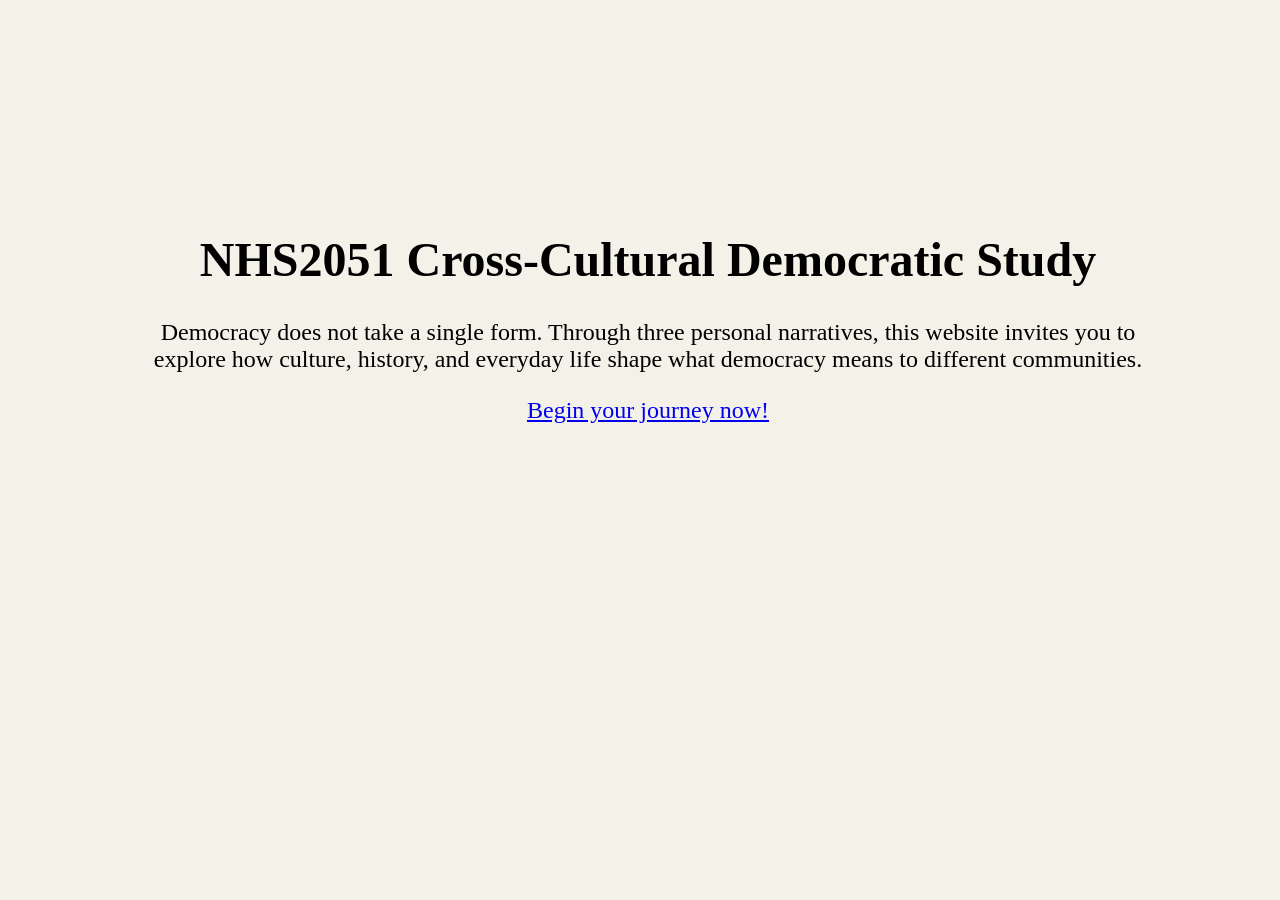
<file: index.html>
<!DOCTYPE html>
<html lang="en">
  <head>
    <meta charset="UTF-8">
    <title>NHS2051 Cross-Cultural Democratic Study</title>
    <link rel="stylesheet" href="./index.css" />
  </head>

  <body>
    <h1>NHS2051 Cross-Cultural Democratic Study</h1>
    <p>Democracy does not take a single form. Through three personal narratives, this website invites you to explore how culture, history, and everyday life shape what democracy means to different communities.</p>
    <a href="./main.html">Begin your journey now!</a>
  </body>
</html>
</file>
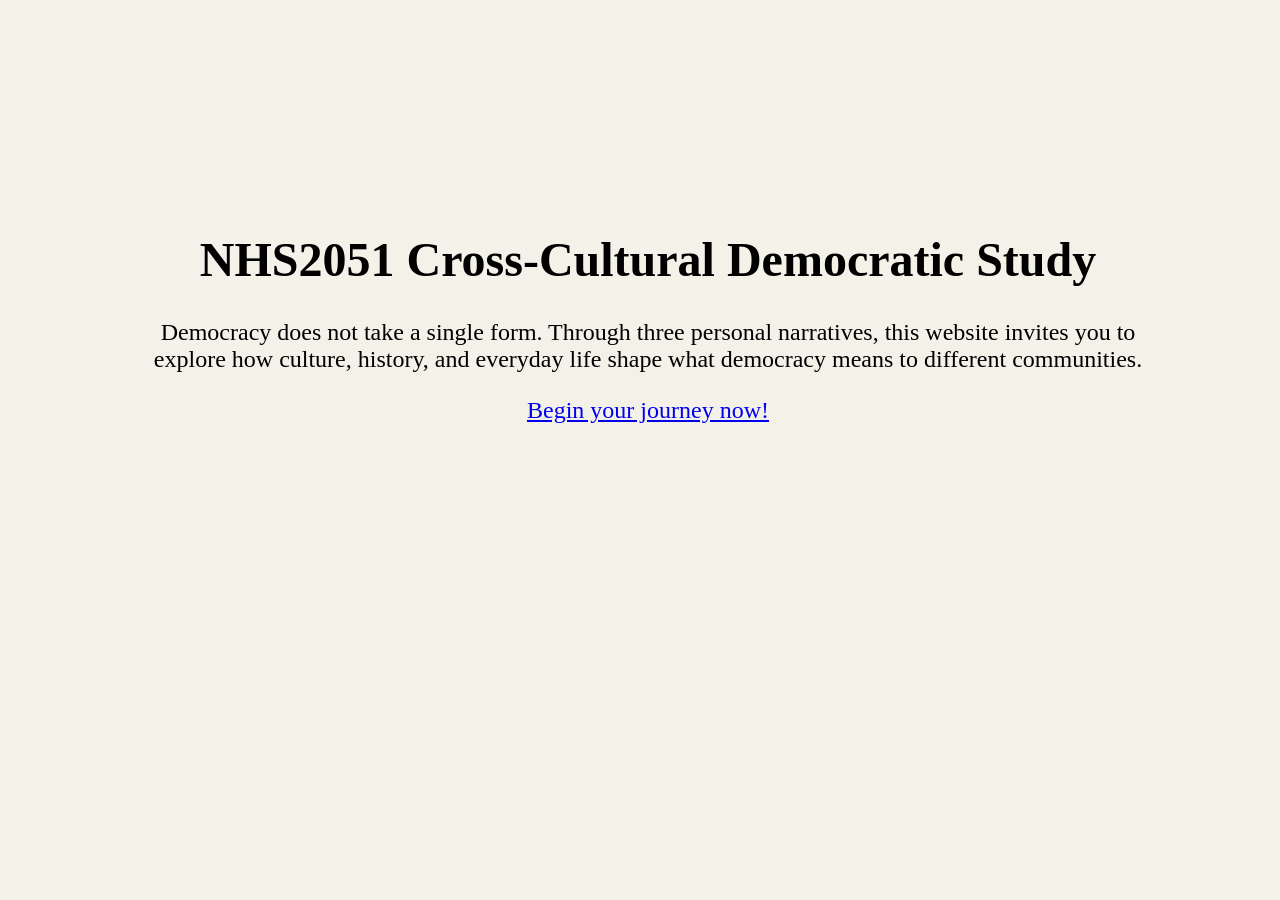
<file: html/index.html>
<!DOCTYPE html>
<html lang="en">
  <head>
    <meta charset="UTF-8">
    <title>NHS2051 Cross-Cultural Democratic Study</title>
    <link rel="stylesheet" href="../css/index.css" />
  </head>

  <body>
    <h1>NHS2051 Cross-Cultural Democratic Study</h1>
    <p>Democracy does not take a single form. Through three personal narratives, this website invites you to explore how culture, history, and everyday life shape what democracy means to different communities.</p>
    <a href="./characters.html">Begin your journey now!</a>
  </body>
</html>
</file>
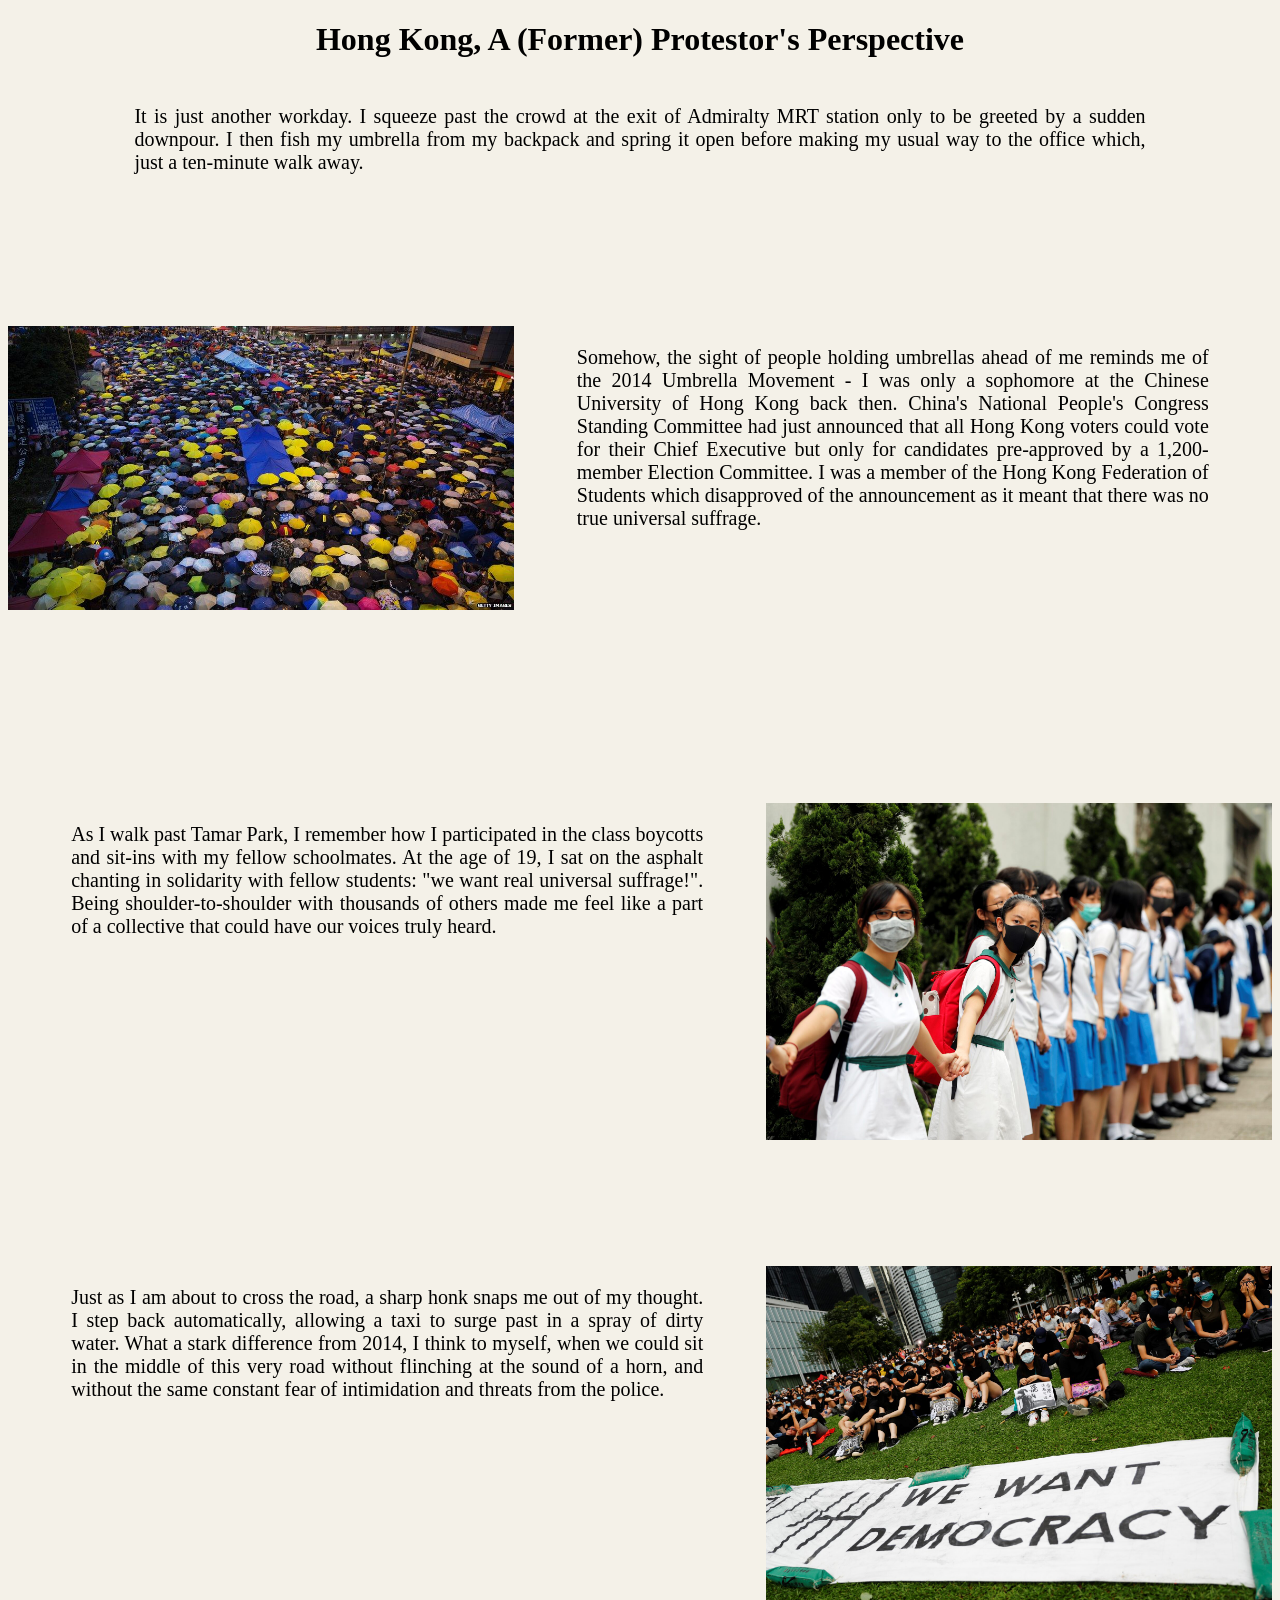
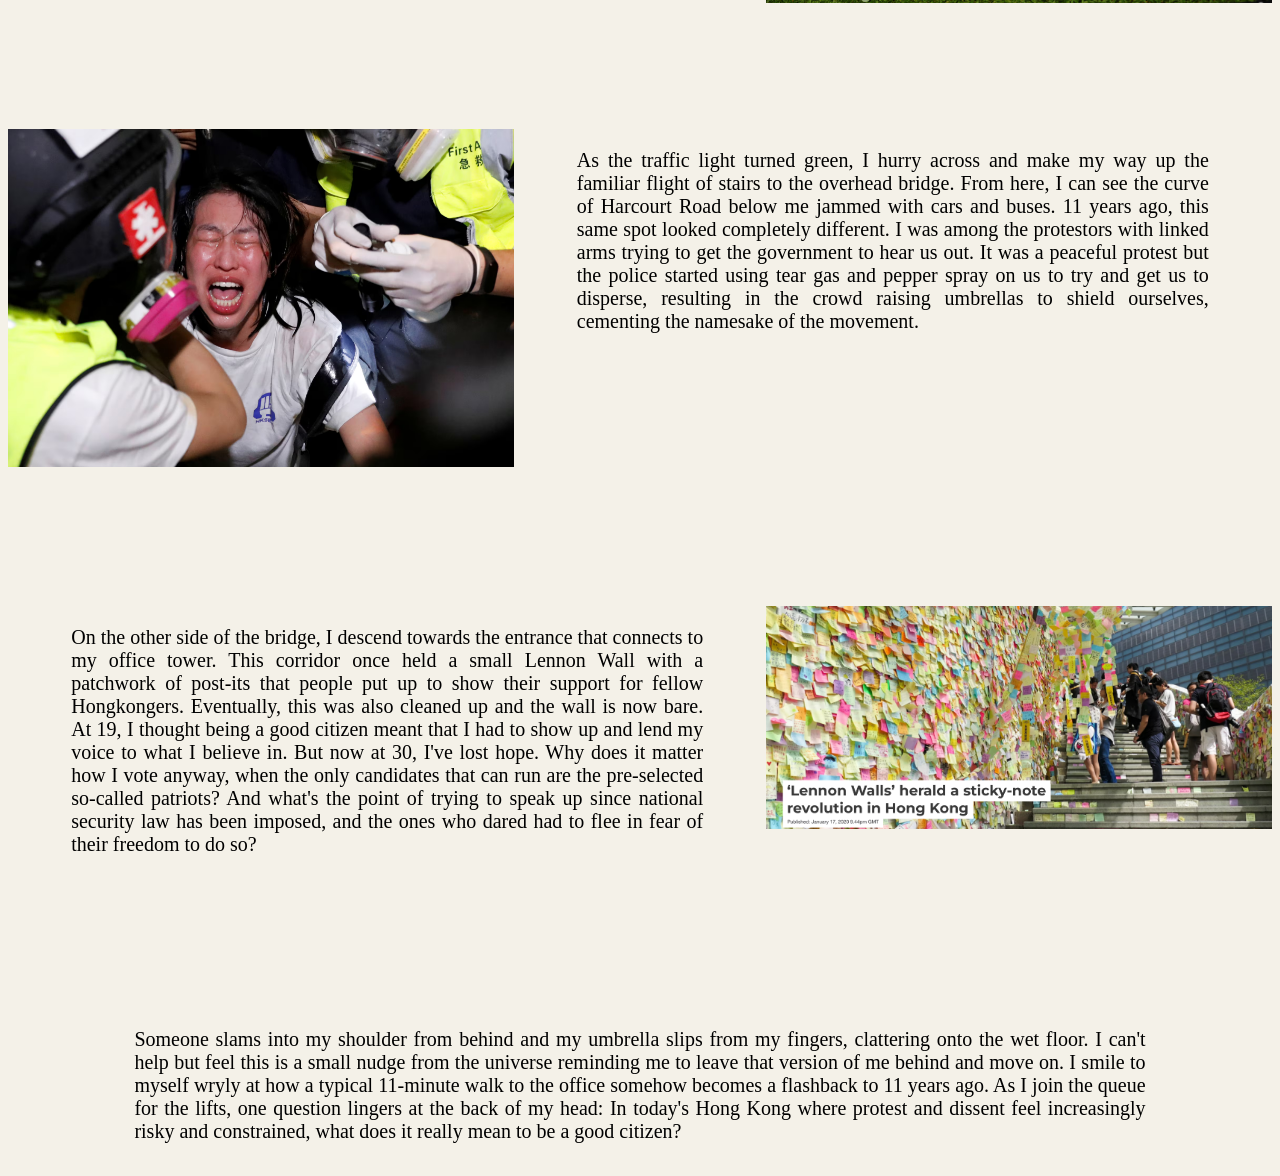
<file: hong kong.html>
<!DOCTYPE html>
<html lang="en">
  <head>
    <meta charset="UTF-8">
    <title>Hong Kong's Narrative</title>
    <link rel="stylesheet" href="./main.css" />
  </head>

  <body>
    <h1>Hong Kong, A (Former) Protestor's Perspective</h1>
    <p class="full-text">It is just another workday. I squeeze past the crowd at the exit of Admiralty MRT station only to be greeted by a sudden downpour. I then fish my umbrella from my backpack and spring it open before making my usual way to the office which, just a ten-minute walk away.</p>
    
    <div class="container">
      <img class="img-hk" src="./images/umbrella movement.jpg" src="Umbrella Movement" />
      <div class="half-text">
        <p>Somehow, the sight of people holding umbrellas ahead of me reminds me of the 2014 Umbrella Movement - I was only a sophomore at the Chinese University of Hong Kong back then. China's National People's Congress Standing Committee had just announced that all Hong Kong voters could vote for their Chief Executive but only for candidates pre-approved by a 1,200-member Election Committee. I was a member of the Hong Kong Federation of Students which disapproved of the announcement as it meant that there was no true universal suffrage.</p>
      </div>
    </div>

    <div class="container">
      <div class="half-text">
        <p>As I walk past Tamar Park, I remember how I participated in the class boycotts and sit-ins with my fellow schoolmates. At the age of 19, I sat on the asphalt chanting in solidarity with fellow students: "we want real universal suffrage!". Being shoulder-to-shoulder with thousands of others made me feel like a part of a collective that could have our voices truly heard.</p>
      </div>
      <img class="img-hk" src="./images/human chain.jpeg" src="Human Chain" />
    </div>

    <div class="container">
      <div class="half-text">
        <p>Just as I am about to cross the road, a sharp honk snaps me out of my thought. I step back automatically, allowing a taxi to surge past in a spray of dirty water. What a stark difference from 2014, I think to myself, when we could sit in the middle of this very road without flinching at the sound of a horn, and without the same constant fear of intimidation and threats from the police.</p>
      </div>
      <img class="img-hk" src="./images/tamar park.jpeg" src="Tamar Park" />
    </div>
    
    <div class="container">
      <img class="img-hk" src="./images/tear gas.avif" src="Tear Gas" />
      <div class="half-text">
        <p>As the traffic light turned green, I hurry across and make my way up the familiar flight of stairs to the overhead bridge. From here, I can see the curve of Harcourt Road below me jammed with cars and buses. 11 years ago, this same spot looked completely different. I was among the protestors with linked arms trying to get the government to hear us out. It was a peaceful protest but the police started using tear gas and pepper spray on us to try and get us to disperse, resulting in the crowd raising umbrellas to shield ourselves, cementing the namesake of the movement.</p>
      </div>
    </div>

    <div class="container">
      <div class="half-text">
        <p>On the other side of the bridge, I descend towards the entrance that connects to my office tower. This corridor once held a small Lennon Wall with a patchwork of post-its that people put up to show their support for fellow Hongkongers. Eventually, this was also cleaned up and the wall is now bare. At 19, I thought being a good citizen meant that I had to show up and lend my voice to what I believe in. But now at 30, I've lost hope. Why does it matter how I vote anyway, when the only candidates that can run are the pre-selected so-called patriots? And what's the point of trying to speak up since national security law has been imposed, and the ones who dared had to flee in fear of their freedom to do so?</p>
      </div>
      <img class="img-hk" src="./images/lennon walls.png" src="Lennon Walls" />
    </div>
    
    <p class="full-text">Someone slams into my shoulder from behind and my umbrella slips from my fingers, clattering onto the wet floor. I can't help but feel this is a small nudge from the universe reminding me to leave that version of me behind and move on. I smile to myself wryly at how a typical 11-minute walk to the office somehow becomes a flashback to 11 years ago. As I join the queue for the lifts, one question lingers at the back of my head: In today's Hong Kong where protest and dissent feel increasingly risky and constrained, what does it really mean to be a good citizen?</p>
  </body>
</html>
</file>
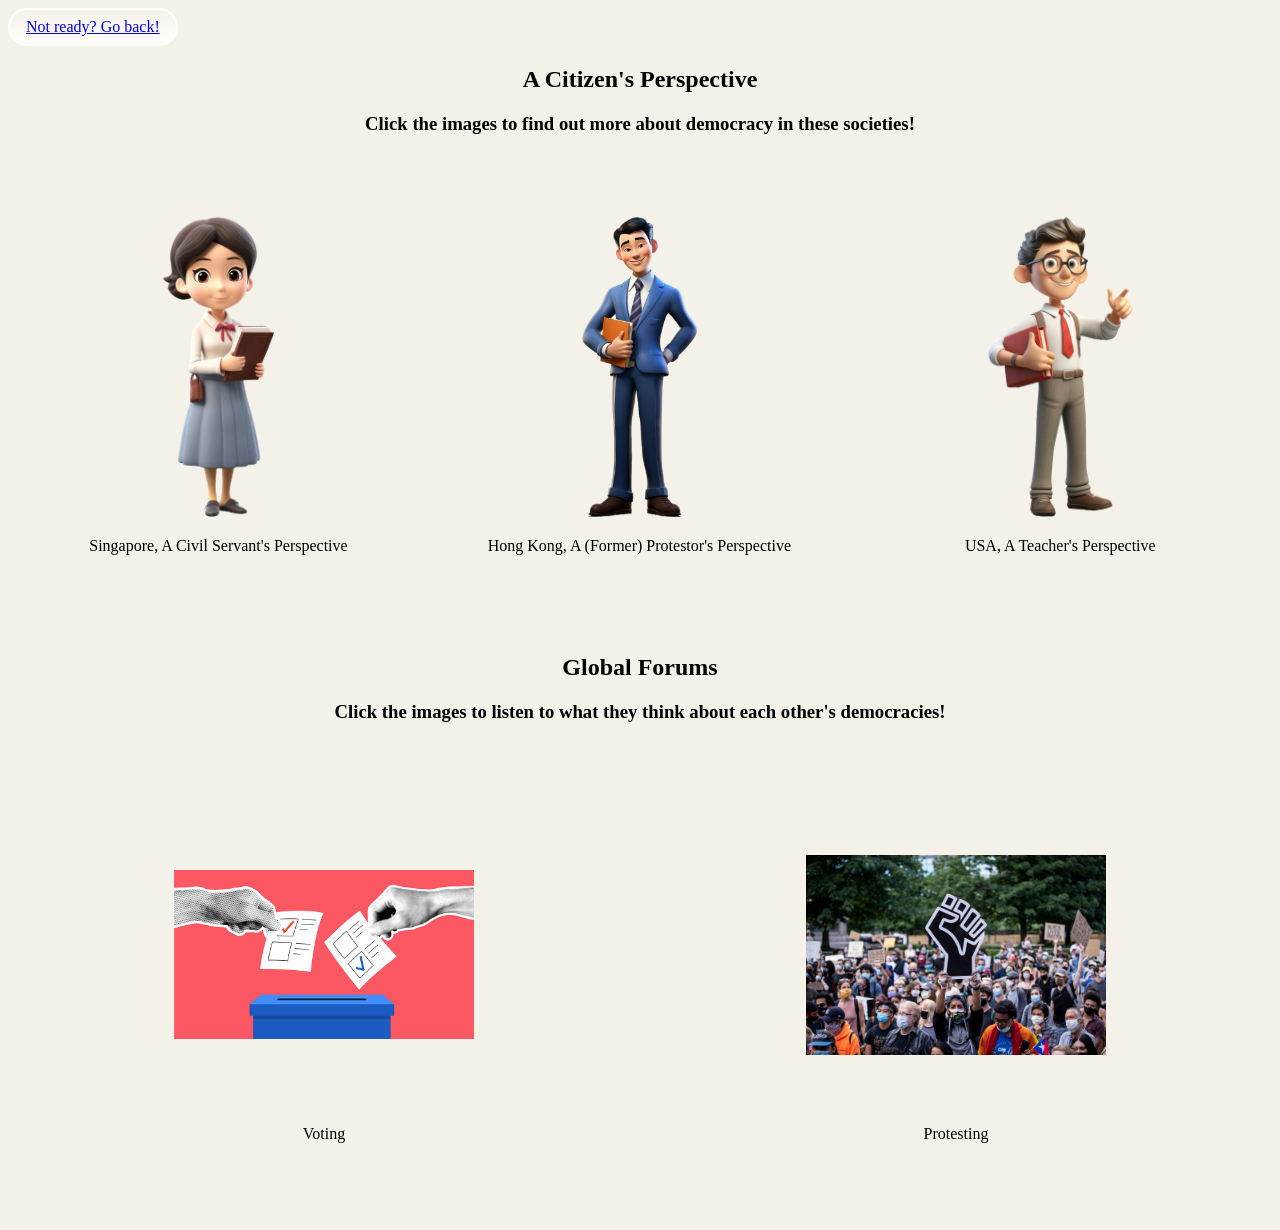
<file: main.html>
<!DOCTYPE html>
<html lang="en">
  <head>
    <meta charset="UTF-8">
    <title>Characters and Forums</title>
    <link rel="stylesheet" href="./main.css" />
    <script src="modal.js" defer></script>
  </head>

  <body>
    <div class="back-btn">
      <a href="./index.html"><span>Not ready? Go back!</span></a>
    </div>

    <div class="border">
      <h2>A Citizen's Perspective</h2>
      <h3>Click the images to find out more about democracy in these societies!</h3>
    </div>

    <div class="container">
      <div class="chars">
        <button class="modal-btn" data-modal="modal-sg">
          <img class="char-img" src="./images/sg char.png" src="Female Singaporean" />
        </button>
        <div id="modal-sg" class="modal">
          <div class="modal-content">
            <span class="close">&times;</span>
            <iframe src="./singapore.html" width="100%" height="100%"></iframe>
          </div>
        </div>
        <p>Singapore, A Civil Servant's Perspective</p>
      </div>
      <div class="chars">
        <button class="modal-btn" data-modal="modal-hk">
          <img class="char-img" src="./images/hk char.png" src="Hong Kong Man" />
        </button>
        <div id="modal-hk" class="modal">
          <div class="modal-content">
            <span class="close">&times;</span>
            <iframe src="./hong kong.html" width="100%" height="100%"></iframe>
          </div>
        </div>
        <p>Hong Kong, A (Former) Protestor's Perspective</p>
      </div>
      <div class="chars">
        <button class="modal-btn" data-modal="modal-usa">
          <img class="char-img" src="./images/usa char.png" src="American Man" />
        </button>
        <div id="modal-usa" class="modal">
          <div class="modal-content">
            <span class="close">&times;</span>
            <iframe src="./usa.html" width="100%" height="100%"></iframe>
          </div>
        </div>
        <p>USA, A Teacher's Perspective</p>
      </div>
    </div>

    <div class="border">
      <h2>Global Forums</h2>
      <h3>Click the images to listen to what they think about each other's democracies!</h3>
    </div>

    <div class="container">
      <div class="forum">
        <img class="char-img" src="./images/voting.jpg" src="Voting" />
        <p>Voting</p>
      </div>
      <div class="forum">
        <img class="char-img" src="./images/protesting.jpg" src="Protesting" />
        <p>Protesting</p>
      </div>
    </div>
  </body>
</html>
</file>
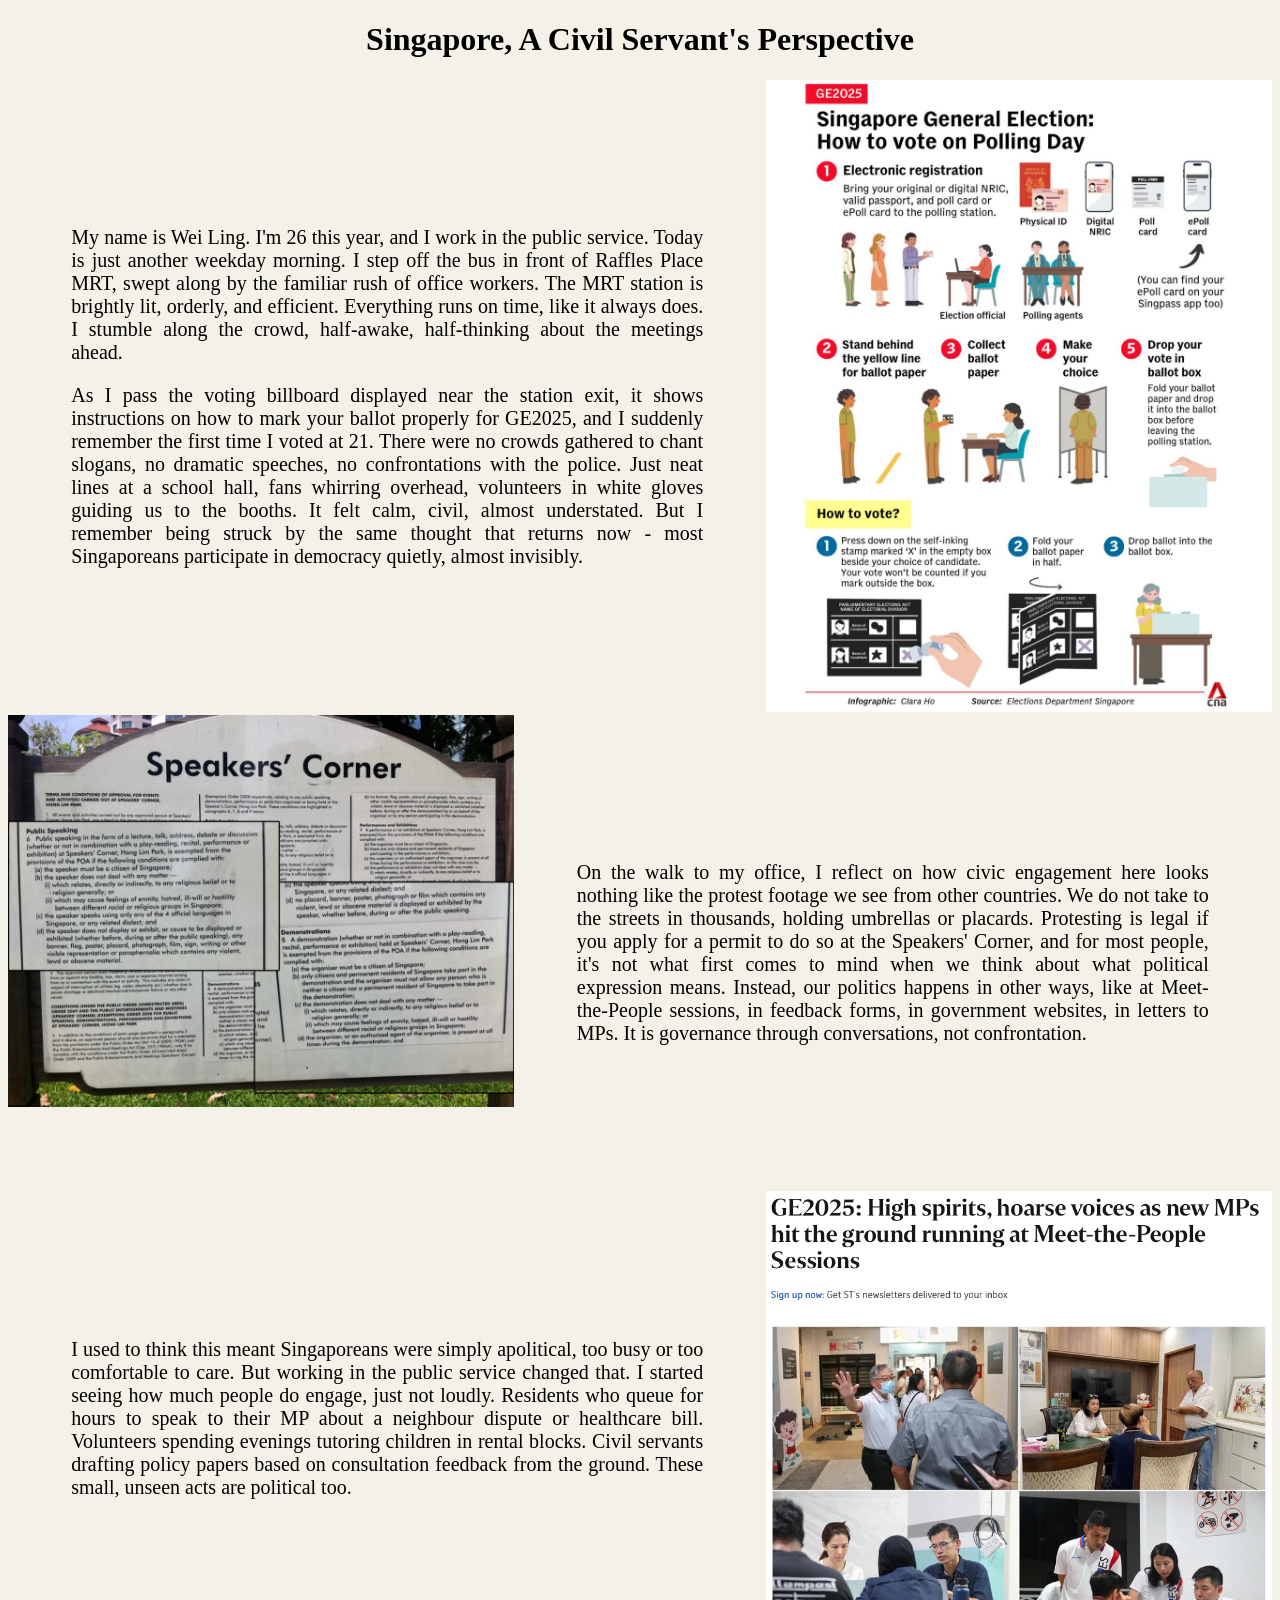
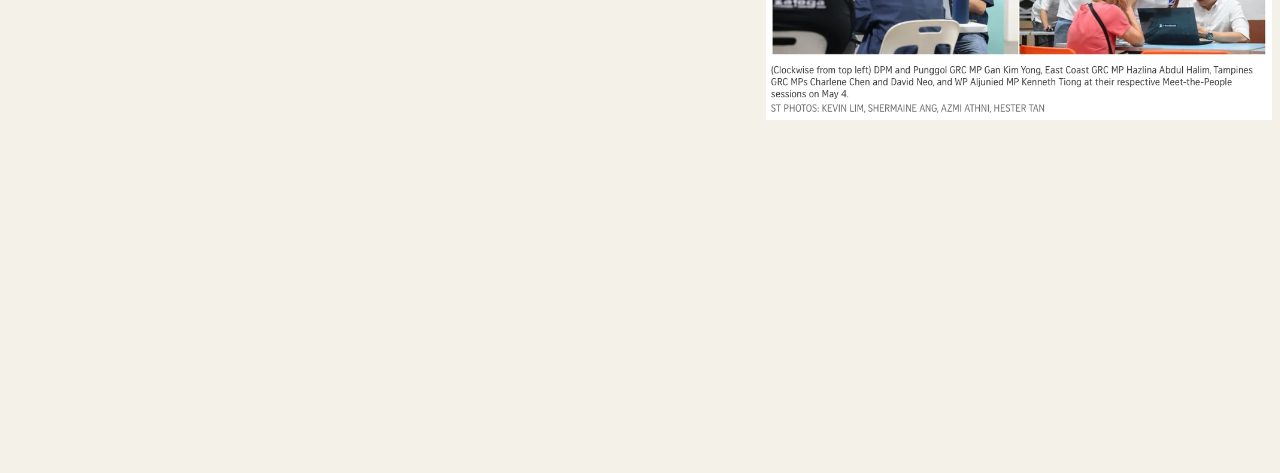
<file: singapore.html>
<!DOCTYPE html>
<html lang="en">
  <head>
    <meta charset="UTF-8">
    <title>Singapore's Narrative</title>
    <link rel="stylesheet" href="./main.css" />
  </head>

  <body>
    <h1>Singapore, A Civil Servant's Perspective</h1>
    <div class="container">
      <div class="half-text">
        <p>My name is Wei Ling. I'm 26 this year, and I work in the public service. Today is just another weekday morning. I step off the bus in front of Raffles Place MRT, swept along by the familiar rush of office workers. The MRT station is brightly lit, orderly, and efficient. Everything runs on time, like it always does. I stumble along the crowd, half-awake, half-thinking about the meetings ahead.</p>
        <p>As I pass the voting billboard displayed near the station exit, it shows instructions on how to mark your ballot properly for GE2025, and I suddenly remember the first time I voted at 21. There were no crowds gathered to chant slogans, no dramatic speeches, no confrontations with the police. Just neat lines at a school hall, fans whirring overhead, volunteers in white gloves guiding us to the booths. It felt calm, civil, almost understated. But I remember being struck by the same thought that returns now - most Singaporeans participate in democracy quietly, almost invisibly.</p>
      </div>
      <img src="./images/ge2025_how_to_vote.jpg" src="Singapore General Elections: How to vote on Polling Day" />
    </div>
    
    <div class="container">
      <img src="./images/speakers' corner.jpg" src="Speakers' Corner" />
      <div class="half-text">
        <p>On the walk to my office, I reflect on how civic engagement here looks nothing like the protest footage we see from other countries. We do not take to the streets in thousands, holding umbrellas or placards. Protesting is legal if you apply for a permit to do so at the Speakers' Corner, and for most people, it's not what first comes to mind when we think about what political expression means. Instead, our politics happens in other ways, like at Meet-the-People sessions, in feedback forms, in government websites, in letters to MPs. It is governance through conversations, not confrontation.</p>
      </div>
    </div>

    <div class="container">
      <div class="half-text">
        <p>I used to think this meant Singaporeans were simply apolitical, too busy or too comfortable to care. But working in the public service changed that. I started seeing how much people do engage, just not loudly. Residents who queue for hours to speak to their MP about a neighbour dispute or healthcare bill. Volunteers spending evenings tutoring children in rental blocks. Civil servants drafting policy papers based on consultation feedback from the ground. These small, unseen acts are political too.</p>
      </div>
      <img src="./images/ge2025_meet_the_people.png" src="Meet-the-People Sessions" />
    </div>

    <div align="center">
      <iframe class="video" width="560" height="315" src="https://www.youtube.com/embed/bvgIr37V-lM?si=ExRHmjAp0y0aYcZQ" title="YouTube video player" frameborder="0" allow="accelerometer; autoplay; clipboard-write; encrypted-media; gyroscope; picture-in-picture; web-share" referrerpolicy="strict-origin-when-cross-origin" allowfullscreen></iframe>
    </div>
  </body>
</html>
</file>
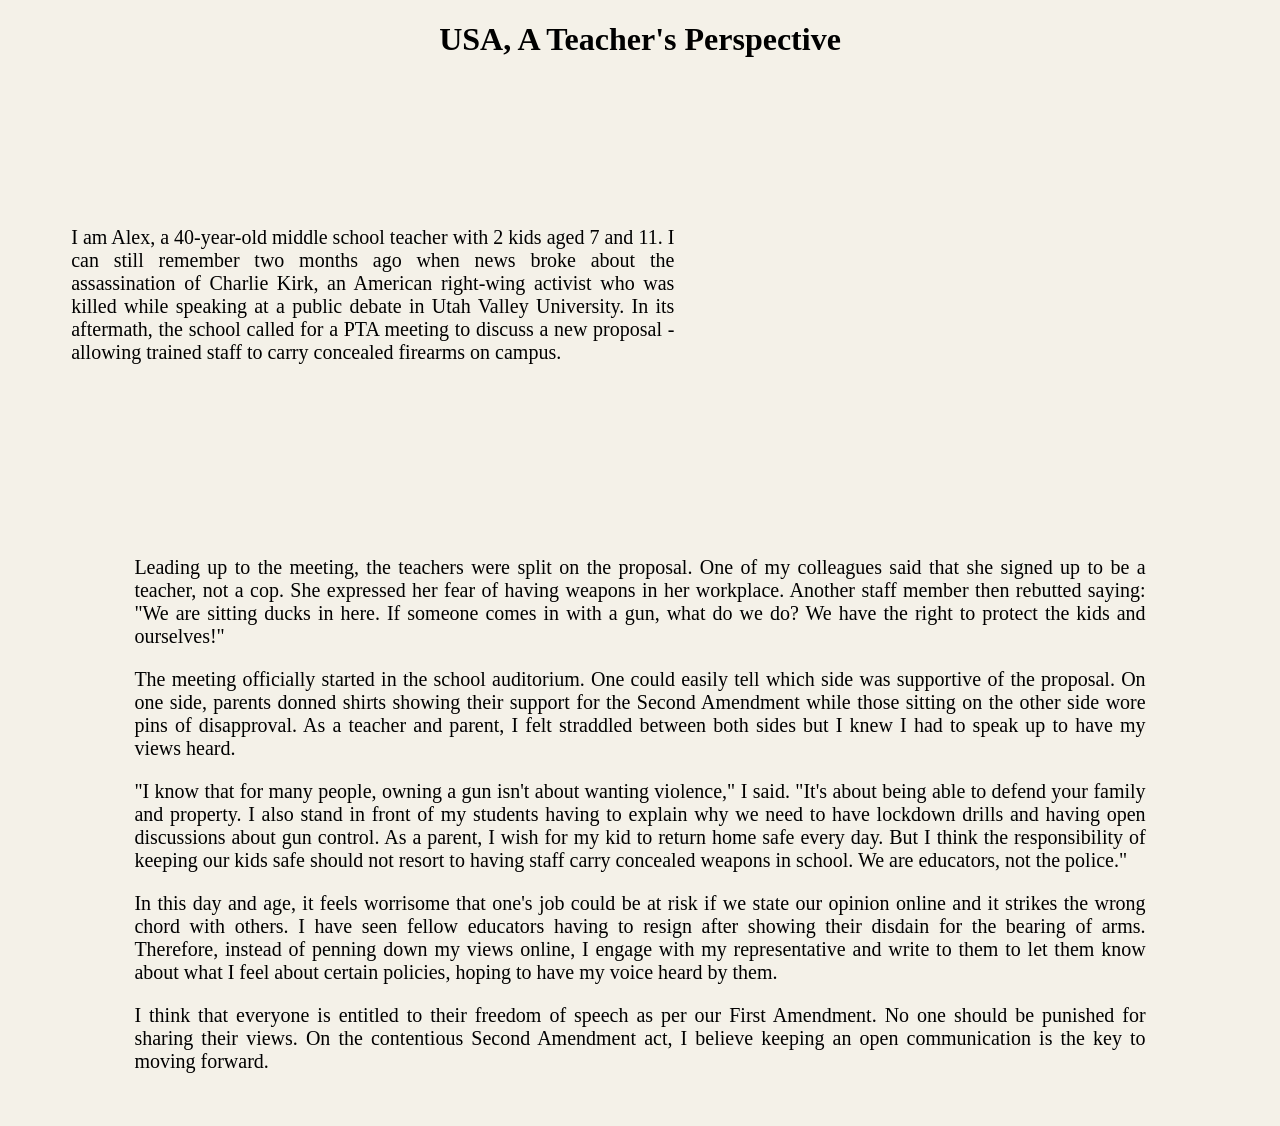
<file: usa.html>
<!DOCTYPE html>
<html lang="en">
  <head>
    <meta charset="UTF-8">
    <title>USA's Narrative</title>
    <link rel="stylesheet" href="./main.css" />
  </head>

  <body>
    <h1>USA, A Teacher's Perspective</h1>
    
    <div class="container">
      <div class="half-text">
        <p>I am Alex, a 40-year-old middle school teacher with 2 kids aged 7 and 11. I can still remember two months ago when news broke about the assassination of Charlie Kirk, an American right-wing activist who was killed while speaking at a public debate in Utah Valley University. In its aftermath, the school called for a PTA meeting to discuss a new proposal - allowing trained staff to carry concealed firearms on campus.</p>
      </div>
      <iframe class="video" width="560" height="315" src="https://www.youtube.com/embed/cemzBCWkNf4?si=tjlxwkBUH-JbmoCE" title="YouTube video player" frameborder="0" allow="accelerometer; autoplay; clipboard-write; encrypted-media; gyroscope; picture-in-picture; web-share" referrerpolicy="strict-origin-when-cross-origin" allowfullscreen></iframe>
    
    </div>
    <div class="full-text">
      <p>Leading up to the meeting, the teachers were split on the proposal. One of my colleagues said that she signed up to be a teacher, not a cop. She expressed her fear of having weapons in her workplace. Another staff member then rebutted saying: "We are sitting ducks in here. If someone comes in with a gun, what do we do? We have the right to protect the kids and ourselves!"</p>
      <p>The meeting officially started in the school auditorium. One could easily tell which side was supportive of the proposal. On one side, parents donned shirts showing their support for the Second Amendment while those sitting on the other side wore pins of disapproval. As a teacher and parent, I felt straddled between both sides but I knew I had to speak up to have my views heard.</p>
      <p>"I know that for many people, owning a gun isn't about wanting violence," I said. "It's about being able to defend your family and property. I also stand in front of my students having to explain why we need to have lockdown drills and having open discussions about gun control. As a parent, I wish for my kid to return home safe every day. But I think the responsibility of keeping our kids safe should not resort to having staff carry concealed weapons in school. We are educators, not the police."</p>
      <p>In this day and age, it feels worrisome that one's job could be at risk if we state our opinion online and it strikes the wrong chord with others. I have seen fellow educators having to resign after showing their disdain for the bearing of arms. Therefore, instead of penning down my views online, I engage with my representative and write to them to let them know about what I feel about certain policies, hoping to have my voice heard by them.</p>
      <p>I think that everyone is entitled to their freedom of speech as per our First Amendment. No one should be punished for sharing their views. On the contentious Second Amendment act, I believe keeping an open communication is the key to moving forward.</p>
    </div>
  </body>
</html>
</file>
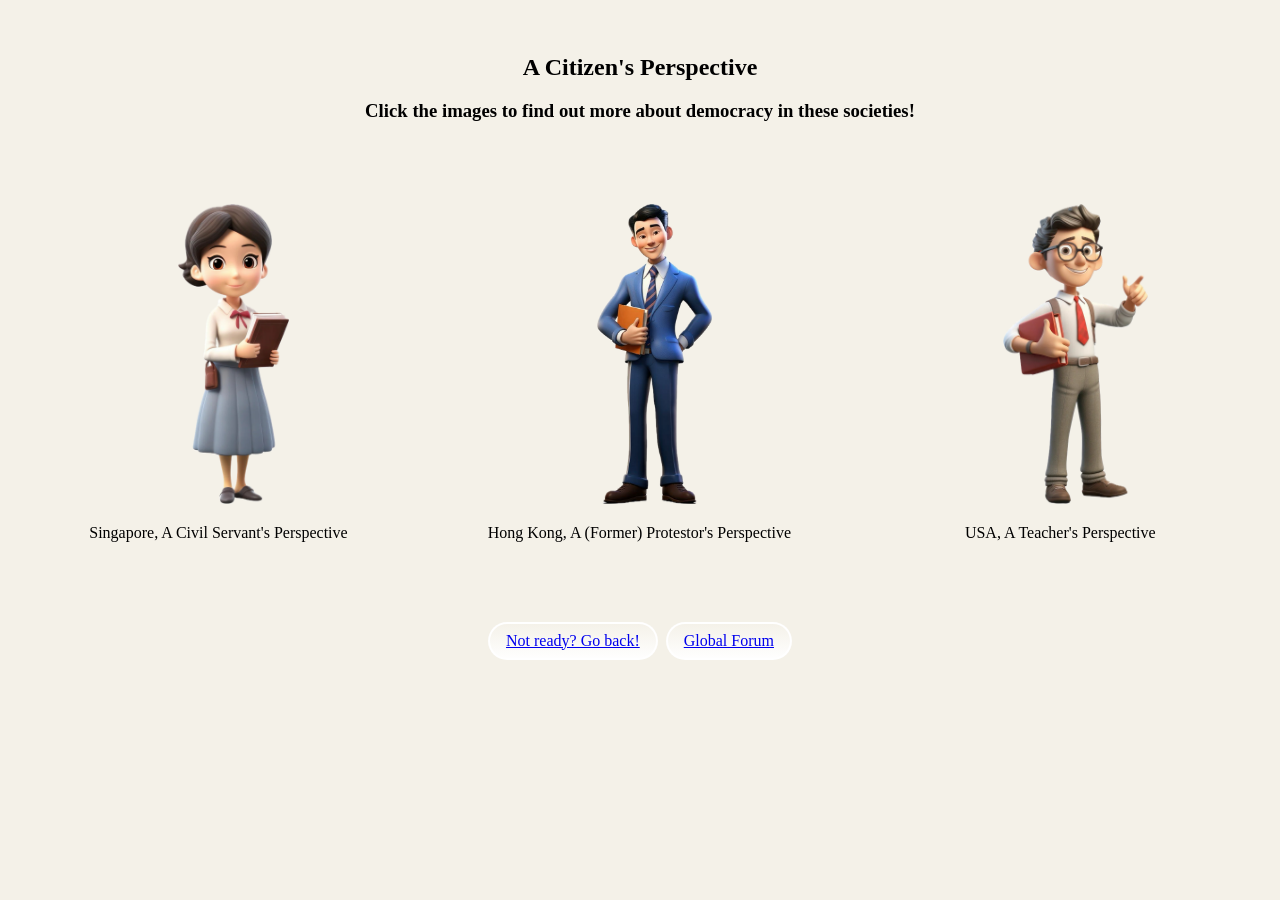
<file: html/characters.html>
<!DOCTYPE html>
<html lang="en">
  <head>
    <meta charset="UTF-8">
    <title>Characters Page</title>
    <link rel="stylesheet" href="../css/main.css" />
    <script src="../js/modal.js" defer></script>
  </head>

  <body>
    <div class="border">
      <h2>A Citizen's Perspective</h2>
      <h3>Click the images to find out more about democracy in these societies!</h3>
    </div>

    <div class="container">
      <div class="chars">
        <button class="modal-btn" data-modal="modal-sg">
          <img class="char-img" src="../images/sg char.png" src="Female Singaporean" />
        </button>
        <div id="modal-sg" class="modal">
          <div class="modal-content">
            <span class="close">&times;</span>
            <iframe src="./singapore.html" width="100%" height="100%"></iframe>
          </div>
        </div>
        <p>Singapore, A Civil Servant's Perspective</p>
      </div>
      <div class="chars">
        <button class="modal-btn" data-modal="modal-hk">
          <img class="char-img" src="../images/hk char.png" src="Hong Kong Man" />
        </button>
        <div id="modal-hk" class="modal">
          <div class="modal-content">
            <span class="close">&times;</span>
            <iframe src="./hong kong.html" width="100%" height="100%"></iframe>
          </div>
        </div>
        <p>Hong Kong, A (Former) Protestor's Perspective</p>
      </div>
      <div class="chars">
        <button class="modal-btn" data-modal="modal-usa">
          <img class="char-img" src="../images/usa char.png" src="American Man" />
        </button>
        <div id="modal-usa" class="modal">
          <div class="modal-content">
            <span class="close">&times;</span>
            <iframe src="./usa.html" width="100%" height="100%"></iframe>
          </div>
        </div>
        <p>USA, A Teacher's Perspective</p>
      </div>
    </div>

    <div class="container-menu">
      <a class="menu-btn" href="./index.html"><span>Not ready? Go back!</span></a>
      <a class="menu-btn" href="./forum.html"><span>Global Forum</span></a>
    </div>
  </body>
</html>
</file>
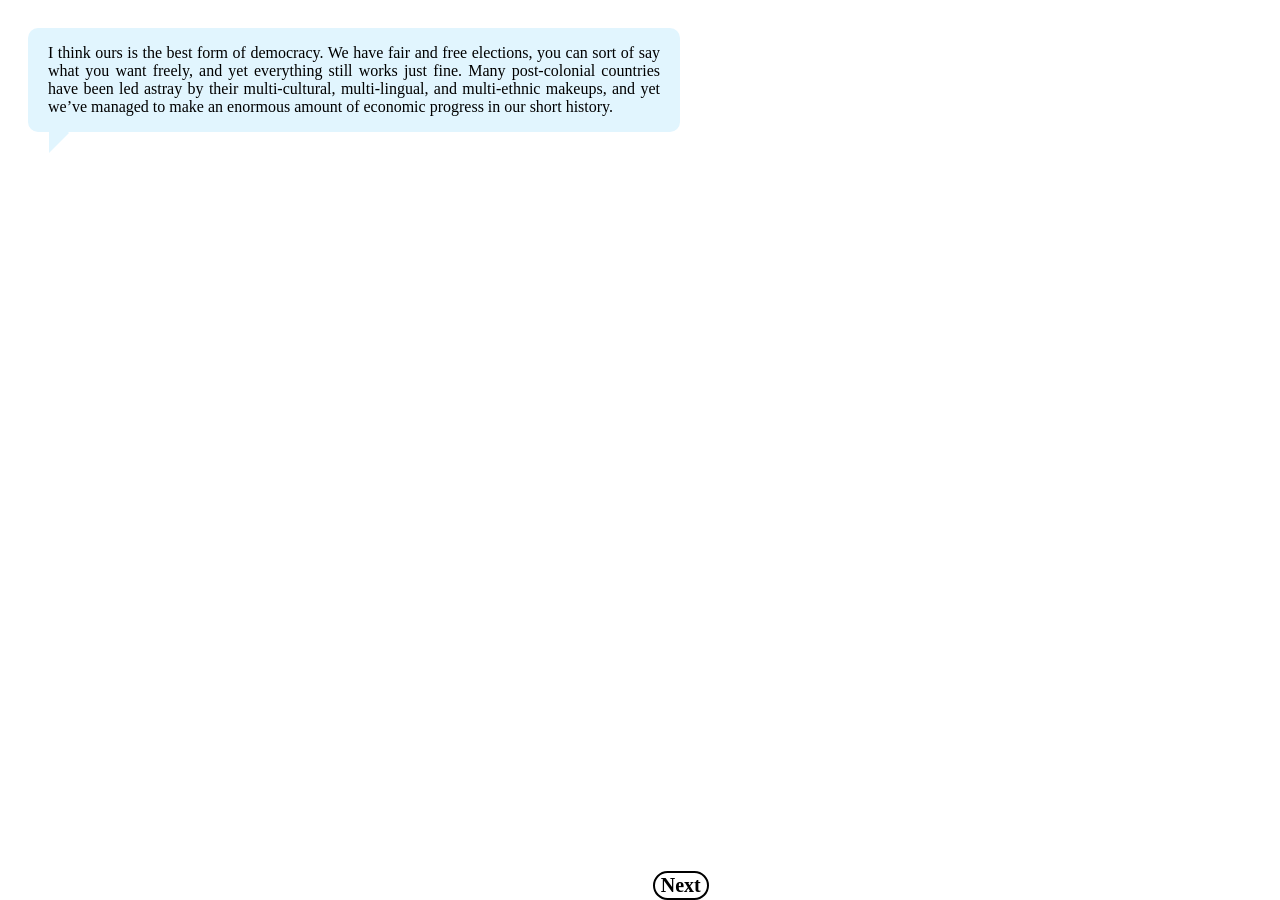
<file: html/dialogue.html>
<!DOCTYPE html>
<html lang="en">
  <head>
    <meta charset="UTF-8">
    <title>Dialogue Page</title>
    <link rel="stylesheet" href="../css/dialogue.css" />
    <script src="../js/forum.js" defer></script>
  </head>

  <body>
    <div class="speech-box sg-box" id="text-1">
      I think ours is the best form of democracy. We have fair and free elections, you can sort of say what you want freely, and yet everything still works just fine. Many post-colonial countries have been led astray by their multi-cultural, multi-lingual, and multi-ethnic makeups, and yet we’ve managed to make an enormous amount of economic progress in our short history.
    </div>
      
    <div class="speech-box usa-box" id="text-2" style="display:none;">
      Hold on a second! What does attaining economic progress have to do with democracy?
    </div>

    <div class="speech-box sg-box" id="text-3" style="display:none;">
      Well, isn’t that the whole point of the system under which your country should operate?
    </div>

    <div class="speech-box usa-box" id="text-4" style="display:none;">
      Oh you sweet summer child, there’s more to democracy than that. For a start, I don’t doubt that you have free elections, but are you sure they’re actually fair? I struggle to see how fair elections could possibly produce a single ruling party for all 60 years of your history.
    </div>

    <div class="speech-box sg-box" id="text-5" style="display:none;">
      I mean sure, I get that Western democratic theory has individual liberty at its centre, and prizes things like open contestation, turnover of power, and protest. But again, Singapore’s system emerged in an era fraught with racial tensions, economic vulnerability, and limited natural resources, which is why our model of democracy prioritises stability and social harmony.
    </div>

    <div class="speech-box usa-box" id="text-6" style="display:none;">
      Western theory isn’t just about individual liberty. Democracy is a way of life of a community that’s defined by equality of membership, reciprocal cooperation, and mutual respect. That includes the right to criticise, vote competitively, and protest. If those avenues are restricted, can we still call the system democratic, regardless of historical context?
    </div>

    <div class="speech-box hk-box" id="text-7" style="display:none;">
      Well, at least you two have free elections to speak of. Here we just vote for the “patriotic” candidates from the pro-Beijing camp. The ones who’ve tried fighting for more than just the miniscule amount of democracy we have left here are either in prison or in exile abroad. We might enjoy all the success that has come with being one of the Asian tigers, but with the ever-increasing encroachment of influence from the mainland, it could very easily be all for nought if we give up our democratic ideals. It’s dangerous to think you can simply create your own brand of democracy based on your local circumstances. This narrative was used by the CCP to strip our rights away piece by piece.
    </div>
      
    <div class="speech-box usa-box" id="text-8" style="display:none;">
      Exactly! Universal democratic principles, like pluralism and accountable government, are meant to protect people from domination by any particular group’s interests. Once you relativise them too much, you risk hollowing out democracy.
    </div>

    <div class="speech-box sg-box" id="text-9" style="display:none;">
      Well, now that you mention it, perhaps it is true that there’s more to democracy than just the positive material side-effects that it brings. But I’m still not convinced that universal principles can adequately capture all of the local sensitivities, and moreover, whether some of these are actually attainable. Look, it’s not as if everyone in the US can participate equally in the decision-making process either. Your politicians are backed by wealthy donors, you have your corporations lobbying on both sides by pouring millions into the campaigns of candidates of their choosing, and many players (like your tech giants) who don’t even hold elected office are having an increasingly disproportionate stake in deciding the country’s (and by extension, the world’s) fate.
    </div>

    <div class="speech-box usa-box" id="text-10" style="display:none;">
      Churchill did say that democracy is the worst form of government except all those other forms that have been tried from time to time. I’m not saying our system is perfect – far from it – but I think it provides a more robust mechanism for self-correction in case things go wrong. Democracies fail for many reasons, but the way to fix them is through institutions that allow contestation, not by shrinking the political arena. You can’t even hold a proper protest in Singapore!
    </div>

    <div class="speech-box hk-box" id="text-11" style="display:none;">
      We also have to consider what it means for “things [to] go wrong”. Because one of the core tenets I believe in is that your government has to treat everyone with equal consideration in the first place. I think it’s the state's duty to provide certain basic goods to its citizens, like basic healthcare, education, housing, etc. You might be able to vote and discuss and maybe even change some policies, but it makes a huge difference where you start from, because the more change you need, the harder it is to push any of it through. I can’t even begin to imagine how we would do any of this in a system that doesn’t care to give ordinary people like me any consideration, let alone equal consideration! We were promised a continuation of democracy under the “one country, two systems” plan, but this has regressed so far that I dare not imagine what the future holds for us.
    </div>

    <div class="full-text" id="postscript" style="display:none;">
      <p>In Singapore, the machine continues functioning. One man alone holds the controls, so who else dares repair the cracks if he hasn’t done so already?</p>
      <p>In Hong Kong, the machine creaks louder day by day, and if you look at it from the right angle, you might catch a glimpse of its lustre of years past. But the operators control it remotely, so how could they possibly notice what you observe?</p>
      <p>In America, people pass by the machine everyday and nudge the controls in a different direction. But the machine remains the most basic of them all, for each person can only do so much, so how could it ever match the other machines?</p>
    </div>

    <div class="container-menu">
      <button class="menu-btn" id="prev-btn" style="display:none;">Previous</button>
      <button class="menu-btn" id="next-btn">Next</button>
    </div>
  </body>
</html>
</file>
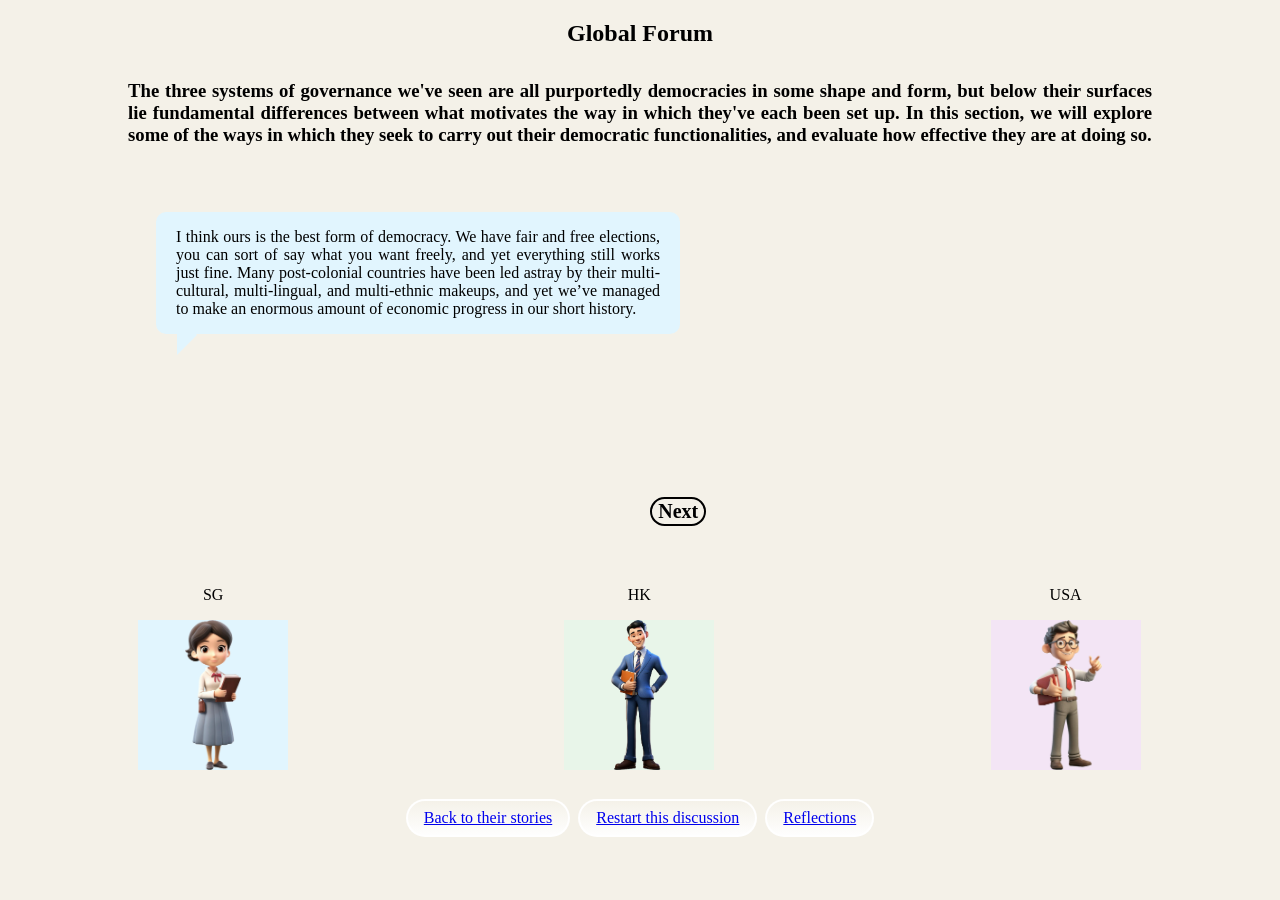
<file: html/forum.html>
<!DOCTYPE html>
<html lang="en">
  <head>
    <meta charset="UTF-8">
    <title>Forum Page</title>
    <link rel="stylesheet" href="../css/forum.css" />
  </head>

  <body>
    <div class="border">
      <h2>Global Forum</h2>
      <h3 class="full-text">The three systems of governance we've seen are all purportedly democracies in some shape and form, but below their surfaces lie fundamental differences between what motivates the way in which they've each been set up. In this section, we will explore some of the ways in which they seek to carry out their democratic functionalities, and evaluate how effective they are at doing so.</h3>
    </div>

    <div class="forum-modal">
      <div class="modal-content">
        <iframe src="./dialogue.html" width="100%" height="100%"></iframe>
      </div>
    </div>

    <div class="container">
      <div class="chars">
        <p>SG</p>
        <img id="sg-img" class="char-forum-img" src="../images/sg char.png" src="Female Singaporean" />
      </div>
      <div class="chars">
        <p>HK</p>
        <img id="hk-img" class="char-forum-img" src="../images/hk char.png" src="Hong Kong Man" />
      </div>
      <div class="chars">
        <p>USA</p>
        <img id="usa-img" class="char-forum-img" src="../images/usa char.png" src="American Man" />
      </div>
    </div>

    <div class="container-menu">
      <a class="menu-btn" href="./characters.html"><span>Back to their stories</span></a>
      <a class="menu-btn" href="./forum.html"><span>Restart this discussion</span></a>
      <a class="menu-btn" href="./final.html"><span>Reflections</span></a>
    </div>
  </body>
</html>
</file>
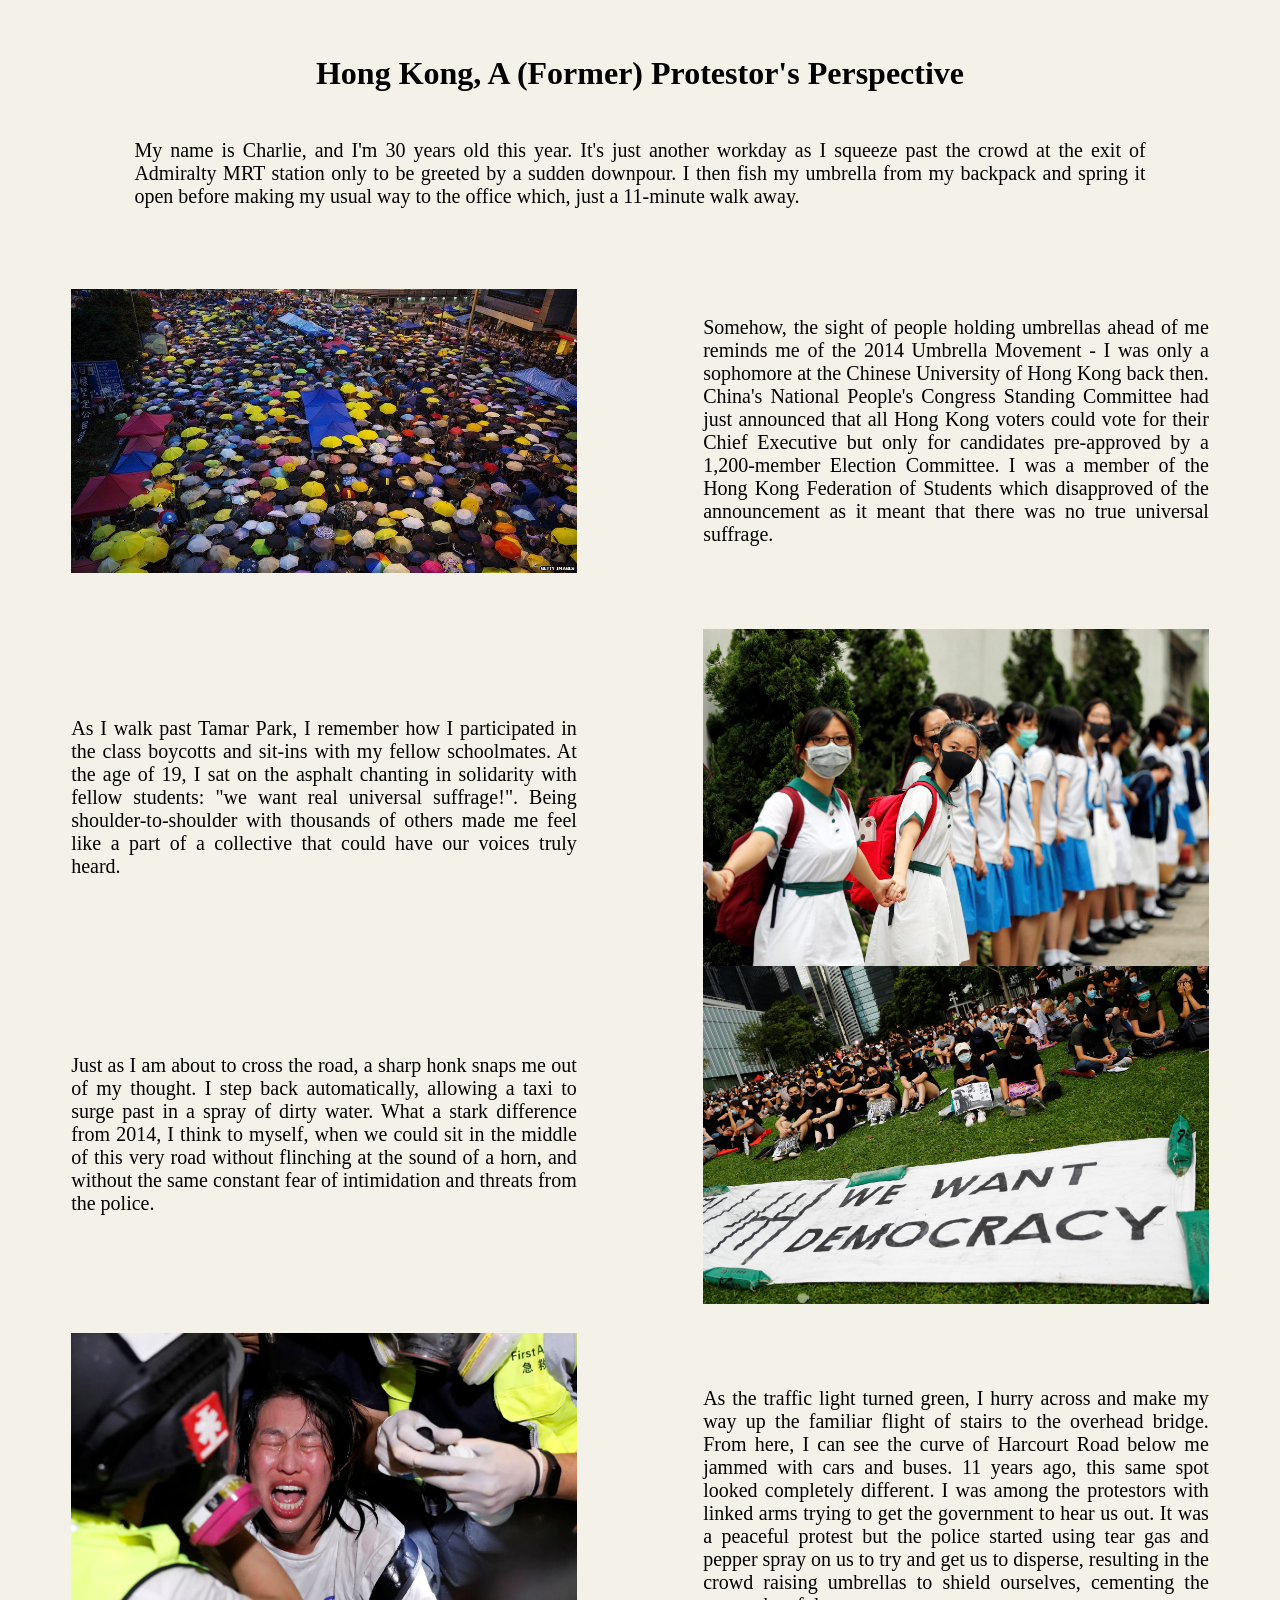
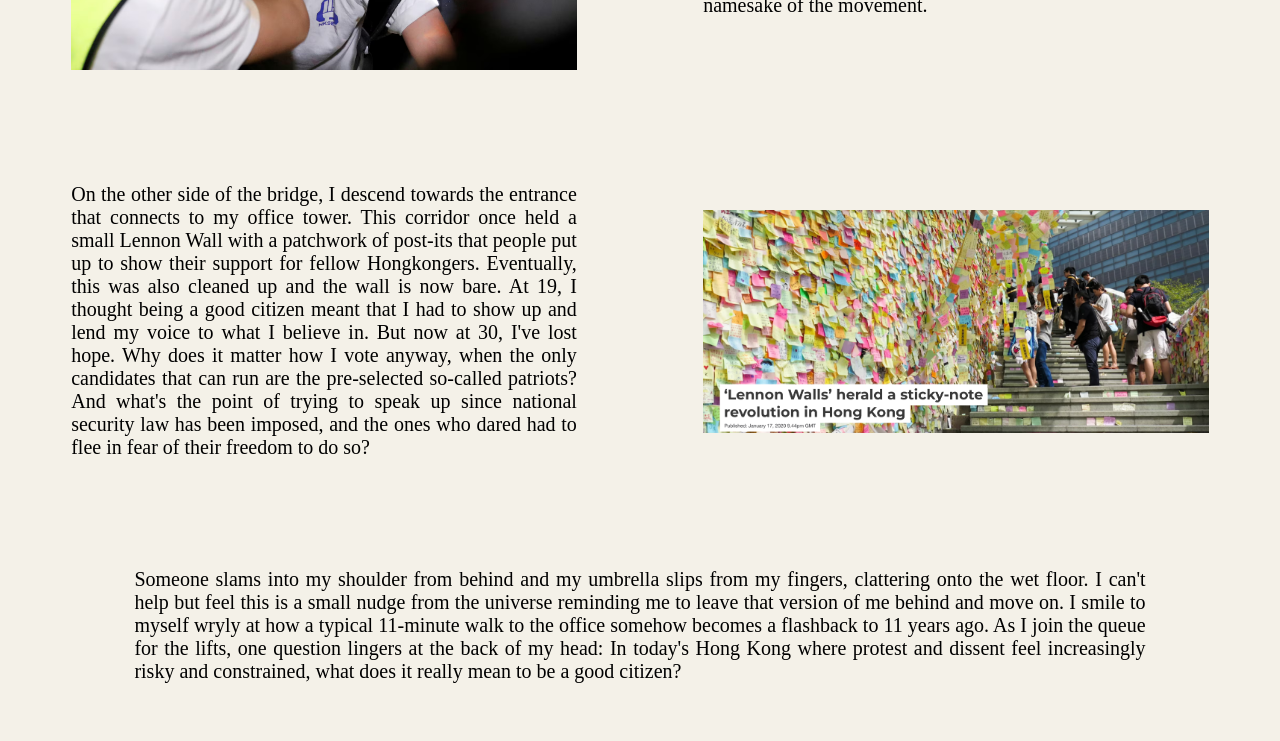
<file: html/hong kong.html>
<!DOCTYPE html>
<html lang="en">
  <head>
    <meta charset="UTF-8">
    <title>Hong Kong's Narrative</title>
    <link rel="stylesheet" href="../css/main.css" />
  </head>

  <body>
    <h1>Hong Kong, A (Former) Protestor's Perspective</h1>
    <p class="full-text">My name is Charlie, and I'm 30 years old this year. It's just another workday as I squeeze past the crowd at the exit of Admiralty MRT station only to be greeted by a sudden downpour. I then fish my umbrella from my backpack and spring it open before making my usual way to the office which, just a 11-minute walk away.</p>
    
    <div class="container">
      <img class="img-hk" src="../images/umbrella movement.jpg" src="Umbrella Movement" />
      <div class="half-text">
        <p>Somehow, the sight of people holding umbrellas ahead of me reminds me of the 2014 Umbrella Movement - I was only a sophomore at the Chinese University of Hong Kong back then. China's National People's Congress Standing Committee had just announced that all Hong Kong voters could vote for their Chief Executive but only for candidates pre-approved by a 1,200-member Election Committee. I was a member of the Hong Kong Federation of Students which disapproved of the announcement as it meant that there was no true universal suffrage.</p>
      </div>
    </div>

    <div class="container">
      <div class="half-text">
        <p>As I walk past Tamar Park, I remember how I participated in the class boycotts and sit-ins with my fellow schoolmates. At the age of 19, I sat on the asphalt chanting in solidarity with fellow students: "we want real universal suffrage!". Being shoulder-to-shoulder with thousands of others made me feel like a part of a collective that could have our voices truly heard.</p>
      </div>
      <img class="img-hk" src="../images/human chain.jpeg" src="Human Chain" />
    </div>

    <div class="container">
      <div class="half-text">
        <p>Just as I am about to cross the road, a sharp honk snaps me out of my thought. I step back automatically, allowing a taxi to surge past in a spray of dirty water. What a stark difference from 2014, I think to myself, when we could sit in the middle of this very road without flinching at the sound of a horn, and without the same constant fear of intimidation and threats from the police.</p>
      </div>
      <img class="img-hk" src="../images/tamar park.jpeg" src="Tamar Park" />
    </div>
    
    <div class="container">
      <img class="img-hk" src="../images/tear gas.avif" src="Tear Gas" />
      <div class="half-text">
        <p>As the traffic light turned green, I hurry across and make my way up the familiar flight of stairs to the overhead bridge. From here, I can see the curve of Harcourt Road below me jammed with cars and buses. 11 years ago, this same spot looked completely different. I was among the protestors with linked arms trying to get the government to hear us out. It was a peaceful protest but the police started using tear gas and pepper spray on us to try and get us to disperse, resulting in the crowd raising umbrellas to shield ourselves, cementing the namesake of the movement.</p>
      </div>
    </div>

    <div class="container">
      <div class="half-text">
        <p>On the other side of the bridge, I descend towards the entrance that connects to my office tower. This corridor once held a small Lennon Wall with a patchwork of post-its that people put up to show their support for fellow Hongkongers. Eventually, this was also cleaned up and the wall is now bare. At 19, I thought being a good citizen meant that I had to show up and lend my voice to what I believe in. But now at 30, I've lost hope. Why does it matter how I vote anyway, when the only candidates that can run are the pre-selected so-called patriots? And what's the point of trying to speak up since national security law has been imposed, and the ones who dared had to flee in fear of their freedom to do so?</p>
      </div>
      <img class="img-hk" src="../images/lennon walls.png" src="Lennon Walls" />
    </div>
    
    <p class="full-text">Someone slams into my shoulder from behind and my umbrella slips from my fingers, clattering onto the wet floor. I can't help but feel this is a small nudge from the universe reminding me to leave that version of me behind and move on. I smile to myself wryly at how a typical 11-minute walk to the office somehow becomes a flashback to 11 years ago. As I join the queue for the lifts, one question lingers at the back of my head: In today's Hong Kong where protest and dissent feel increasingly risky and constrained, what does it really mean to be a good citizen?</p>
  </body>
</html>
</file>
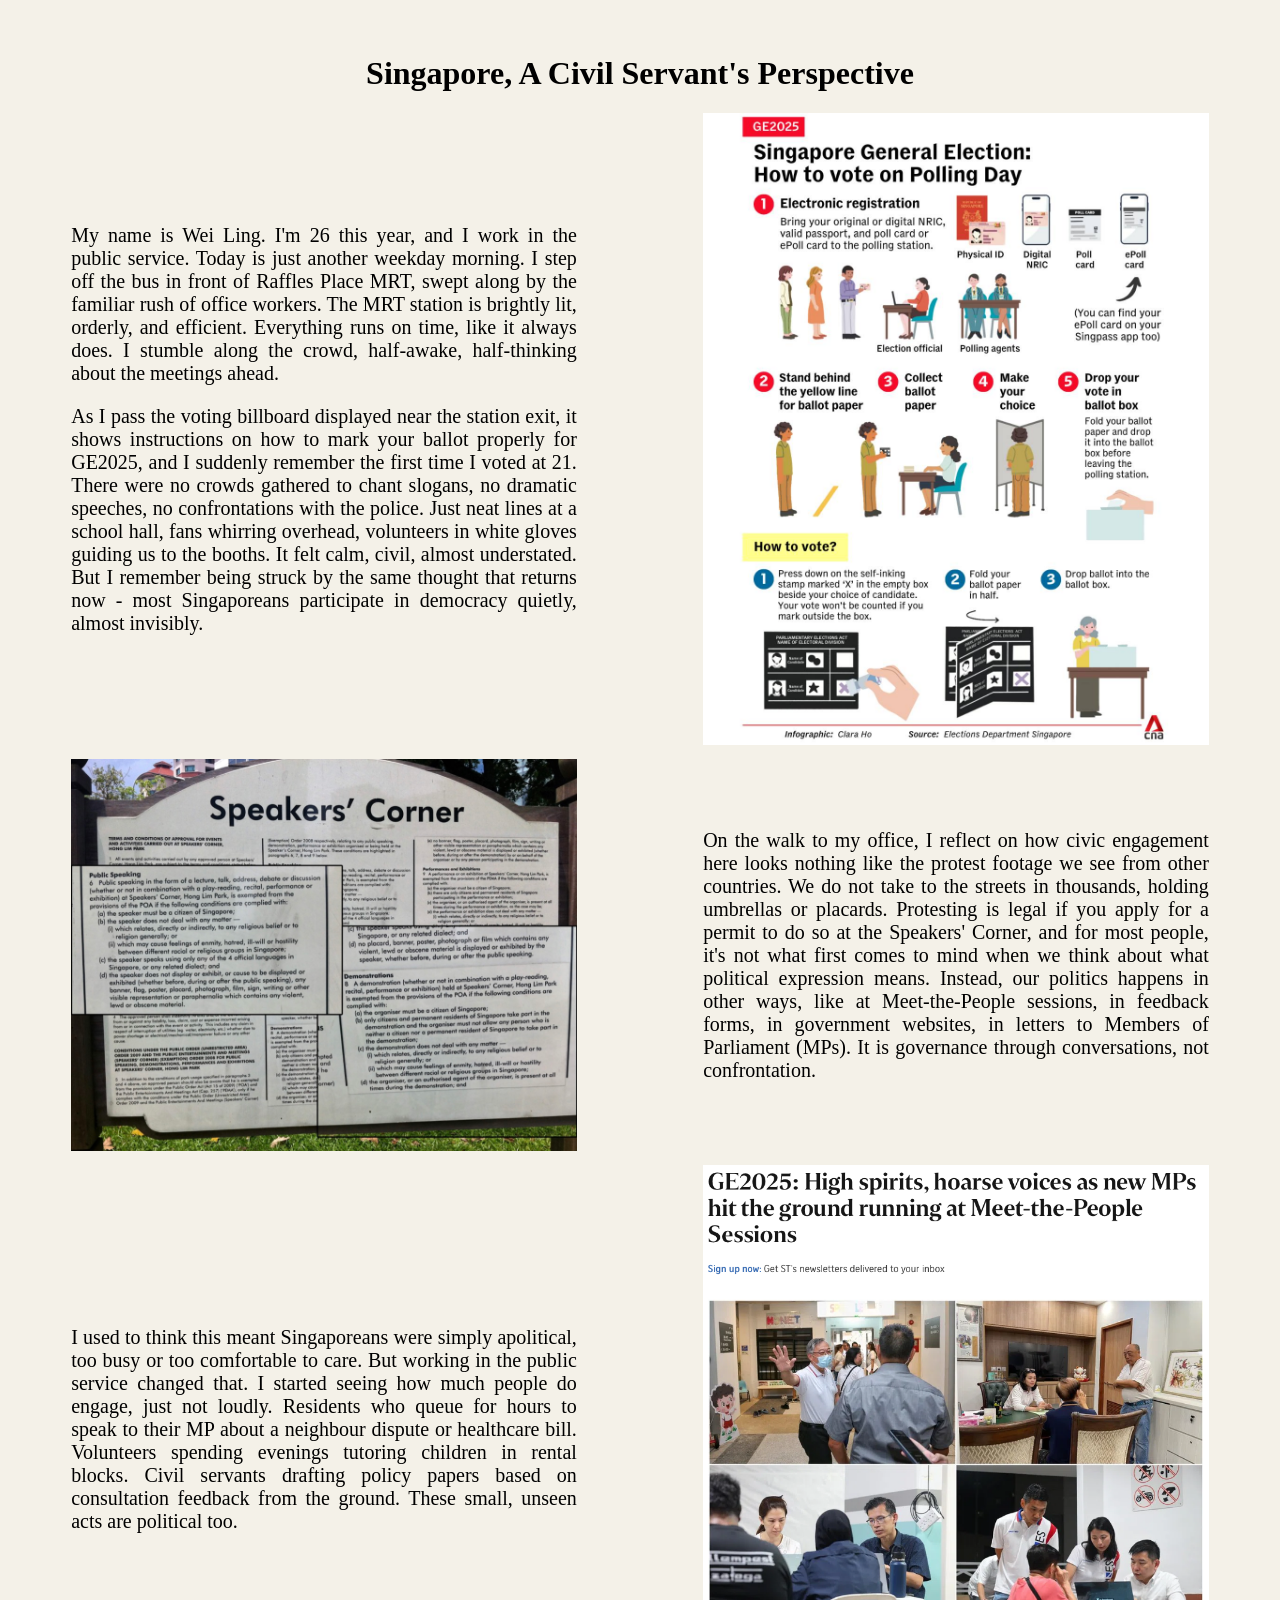
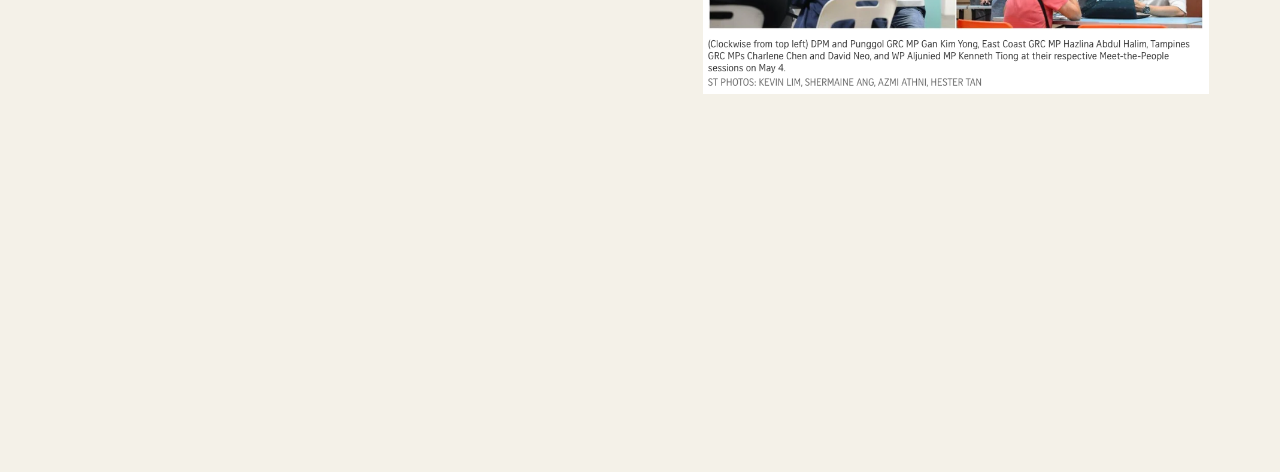
<file: html/singapore.html>
<!DOCTYPE html>
<html lang="en">
  <head>
    <meta charset="UTF-8">
    <title>Singapore's Narrative</title>
    <link rel="stylesheet" href="../css/main.css" />
  </head>

  <body>
    <h1>Singapore, A Civil Servant's Perspective</h1>
    <div class="container">
      <div class="half-text">
        <p>My name is Wei Ling. I'm 26 this year, and I work in the public service. Today is just another weekday morning. I step off the bus in front of Raffles Place MRT, swept along by the familiar rush of office workers. The MRT station is brightly lit, orderly, and efficient. Everything runs on time, like it always does. I stumble along the crowd, half-awake, half-thinking about the meetings ahead.</p>
        <p>As I pass the voting billboard displayed near the station exit, it shows instructions on how to mark your ballot properly for GE2025, and I suddenly remember the first time I voted at 21. There were no crowds gathered to chant slogans, no dramatic speeches, no confrontations with the police. Just neat lines at a school hall, fans whirring overhead, volunteers in white gloves guiding us to the booths. It felt calm, civil, almost understated. But I remember being struck by the same thought that returns now - most Singaporeans participate in democracy quietly, almost invisibly.</p>
      </div>
      <img src="../images/ge2025_how_to_vote.jpg" src="Singapore General Elections: How to vote on Polling Day" />
    </div>
    
    <div class="container">
      <img src="../images/speakers' corner.jpg" src="Speakers' Corner" />
      <div class="half-text">
        <p>On the walk to my office, I reflect on how civic engagement here looks nothing like the protest footage we see from other countries. We do not take to the streets in thousands, holding umbrellas or placards. Protesting is legal if you apply for a permit to do so at the Speakers' Corner, and for most people, it's not what first comes to mind when we think about what political expression means. Instead, our politics happens in other ways, like at Meet-the-People sessions, in feedback forms, in government websites, in letters to Members of Parliament (MPs). It is governance through conversations, not confrontation.</p>
      </div>
    </div>

    <div class="container">
      <div class="half-text">
        <p>I used to think this meant Singaporeans were simply apolitical, too busy or too comfortable to care. But working in the public service changed that. I started seeing how much people do engage, just not loudly. Residents who queue for hours to speak to their MP about a neighbour dispute or healthcare bill. Volunteers spending evenings tutoring children in rental blocks. Civil servants drafting policy papers based on consultation feedback from the ground. These small, unseen acts are political too.</p>
      </div>
      <img src="../images/ge2025_meet_the_people.png" src="Meet-the-People Sessions" />
    </div>

    <div align="center">
      <iframe class="video" width="560" height="315" src="https://www.youtube.com/embed/bvgIr37V-lM?si=ExRHmjAp0y0aYcZQ" title="YouTube video player" frameborder="0" allow="accelerometer; autoplay; clipboard-write; encrypted-media; gyroscope; picture-in-picture; web-share" referrerpolicy="strict-origin-when-cross-origin" allowfullscreen></iframe>
    </div>
  </body>
</html>
</file>
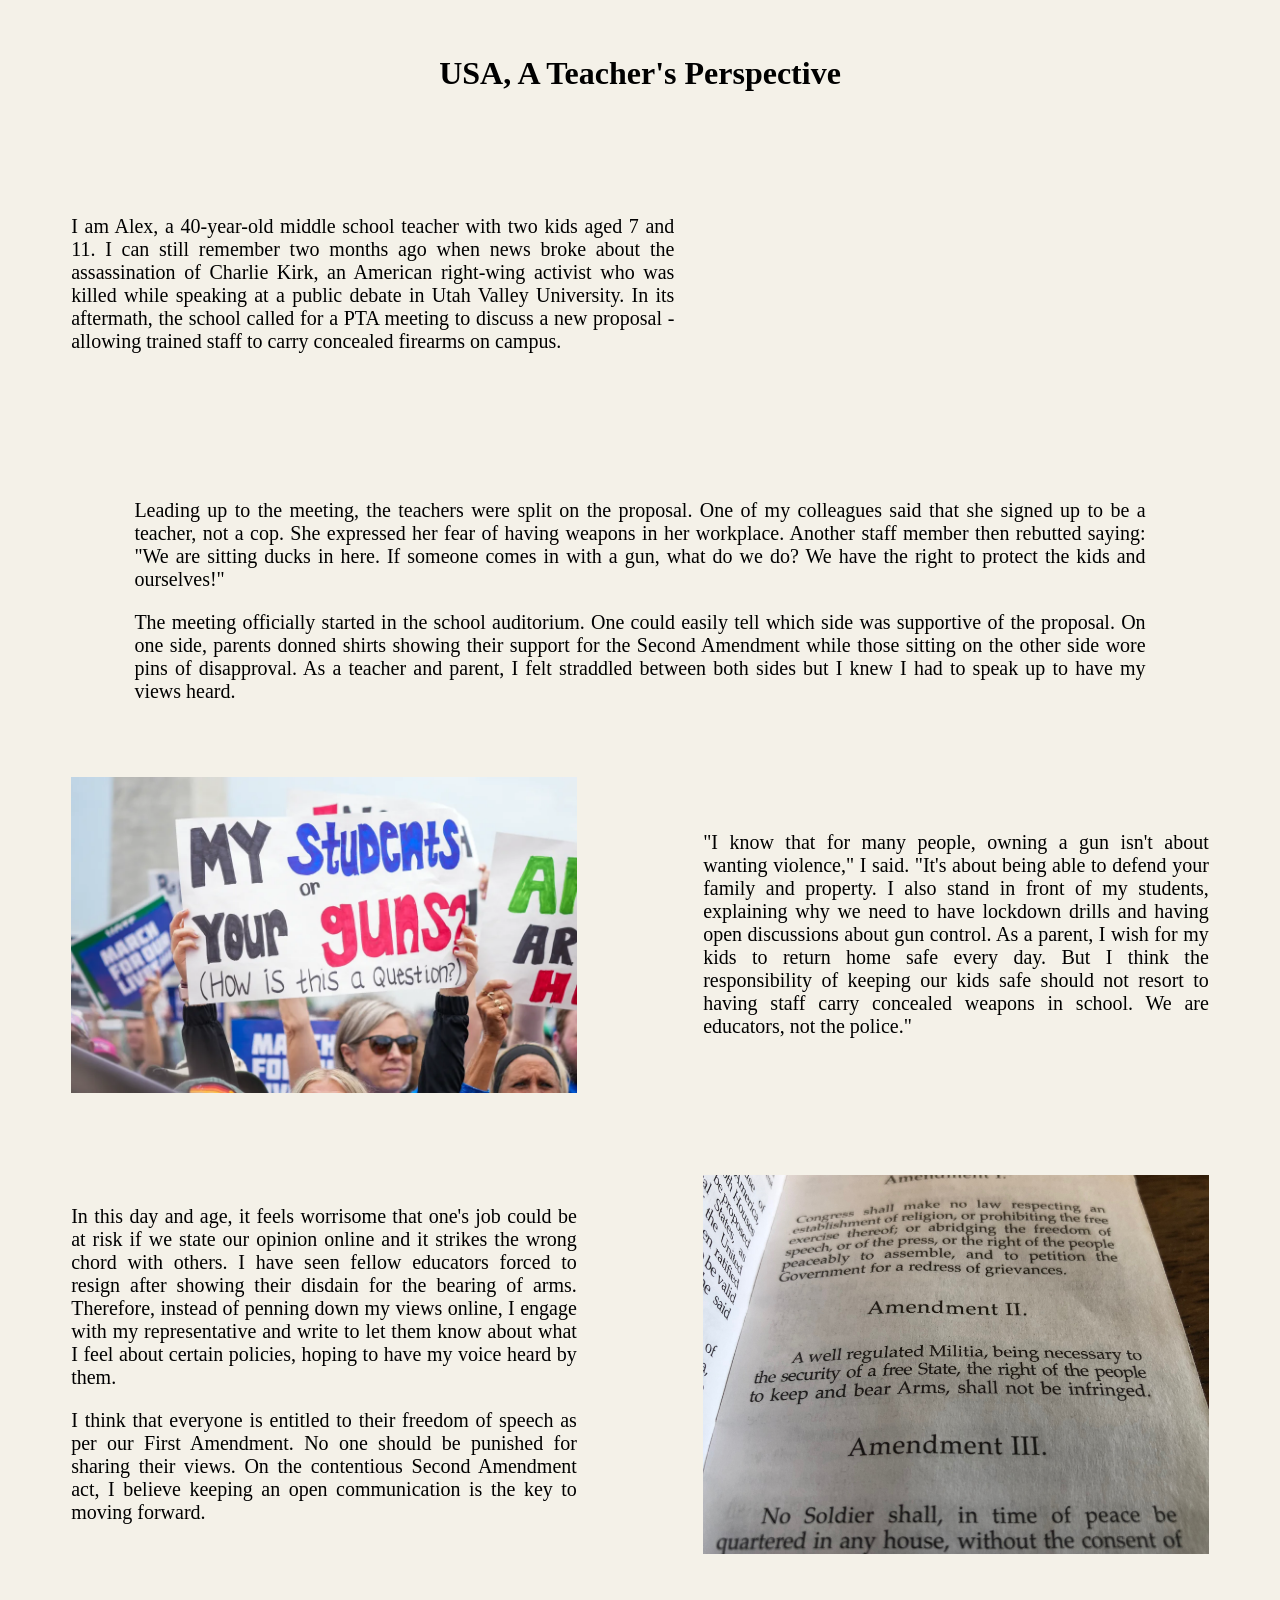
<file: html/usa.html>
<!DOCTYPE html>
<html lang="en">
  <head>
    <meta charset="UTF-8">
    <title>USA's Narrative</title>
    <link rel="stylesheet" href="../css/main.css" />
  </head>

  <body>
    <h1>USA, A Teacher's Perspective</h1>
    
    <div class="container">
      <div class="half-text">
        <p>I am Alex, a 40-year-old middle school teacher with two kids aged 7 and 11. I can still remember two months ago when news broke about the assassination of Charlie Kirk, an American right-wing activist who was killed while speaking at a public debate in Utah Valley University. In its aftermath, the school called for a PTA meeting to discuss a new proposal - allowing trained staff to carry concealed firearms on campus.</p>
      </div>
      <iframe class="video" width="560" height="315" src="https://www.youtube.com/embed/cemzBCWkNf4?si=tjlxwkBUH-JbmoCE" title="YouTube video player" frameborder="0" allow="accelerometer; autoplay; clipboard-write; encrypted-media; gyroscope; picture-in-picture; web-share" referrerpolicy="strict-origin-when-cross-origin" allowfullscreen></iframe>
    
    </div>
    <div class="full-text">
      <p>Leading up to the meeting, the teachers were split on the proposal. One of my colleagues said that she signed up to be a teacher, not a cop. She expressed her fear of having weapons in her workplace. Another staff member then rebutted saying: "We are sitting ducks in here. If someone comes in with a gun, what do we do? We have the right to protect the kids and ourselves!"</p>
      <p>The meeting officially started in the school auditorium. One could easily tell which side was supportive of the proposal. On one side, parents donned shirts showing their support for the Second Amendment while those sitting on the other side wore pins of disapproval. As a teacher and parent, I felt straddled between both sides but I knew I had to speak up to have my views heard.</p>
    </div>

    <div class="container">
      <img src="../images/gun laws.webp" src="My Students or Your Guns?" />
      <div class="half-text">
        <p>"I know that for many people, owning a gun isn't about wanting violence," I said. "It's about being able to defend your family and property. I also stand in front of my students, explaining why we need to have lockdown drills and having open discussions about gun control. As a parent, I wish for my kids to return home safe every day. But I think the responsibility of keeping our kids safe should not resort to having staff carry concealed weapons in school. We are educators, not the police."</p>
      </div>
    </div>

    <div class="container">
      <div class="half-text">
        <p>In this day and age, it feels worrisome that one's job could be at risk if we state our opinion online and it strikes the wrong chord with others. I have seen fellow educators forced to resign after showing their disdain for the bearing of arms. Therefore, instead of penning down my views online, I engage with my representative and write to let them know about what I feel about certain policies, hoping to have my voice heard by them.</p>
        <p>I think that everyone is entitled to their freedom of speech as per our First Amendment. No one should be punished for sharing their views. On the contentious Second Amendment act, I believe keeping an open communication is the key to moving forward.</p>
      </div>
      <img src="../images/second amendment.jpg" src="US Second Amendment" />
    </div>
  </body>
</html>
</file>
<file: index.css>
body {
  background-color: #f4f1e8;
  text-align: center;
  width: 80%;
  padding: 15% 10%;
  font-size: 150%;
}
</file>
<file: css/index.css>
body {
  background-color: #f4f1e8;
  text-align: center;
  width: 80%;
  padding: 15% 10%;
  font-size: 150%;
}
</file>
<file: main.css>
body {
  background-color: #f4f1e8;
  text-align: center;
}

body.modal-open {
  overflow: hidden;
}

.back-btn {
  text-align: left;
  width: fit-content;
  border: 2px solid transparent;
  border-radius: 20px;
  background-image: linear-gradient(#f4f1e8, white), radial-gradient(circle at top left, white, white);
  background-origin: border-box;
  background-clip: content-box, border-box;
}

.back-btn span {
  display: block;
  padding: 8px 16px;
}

.container {
  display: flex;
}

.chars {
  width: 33.3%;
  text-align: center;
  padding: 5% 0%;
}

.forum {
  width: 50%;
  text-align: center;
  padding: 5% 0%;
}

.char-img {
  object-fit: contain;
  width: 300px;
  height: 300px;
}

button {
  padding: 0px;
  border: 0px;
  background-color: #f4f1e8;
}

img {
  height: 40%;
  width: 40%;
}

.img-hk {
  padding-top: 10%;
}

.video {
  padding-top: 2%;
}

.half-text {
  padding: 10% 5%;
  width: 50%;
  text-align: justify;
  font-size: 20px;
}

.full-text {
  margin: 0px;
  padding: 2% 10%;
  text-align: justify;
  font-size: 20px;
}

.modal {
  display: none; /* Hidden by default */
  position: fixed; /* Stay in place */
  z-index: 1; /* Sit on top */
  padding-top: 5vh; /* Location of the box */
  left: 0;
  top: 0;
  width: 100%; /* Full width */
  height: 100%; /* Full height */
  overflow: auto; /* Enable scroll if needed */
}

/* Modal Content */
.modal-content {
  padding: 0% 10%;
  width: 80%;
  height: 85%;
}

/* The Close Button */
.close {
  color: #aaaaaa;
  float: right;
  font-size: 28px;
  font-weight: bold;
}

.close:hover,
.close:focus {
  color: #000;
  text-decoration: none;
  cursor: pointer;
}
</file>
<file: css/main.css>
body {
  background-color: #f4f1e8;
  text-align: center;
  padding: 2% 0%;
}

body.modal-open {
  overflow: hidden;
}

.menu-btn {
  width: fit-content;
  border: 2px solid transparent;
  border-radius: 20px;
  background-image: linear-gradient(#f4f1e8, white), radial-gradient(circle at top left, white, white);
  background-origin: border-box;
  background-clip: content-box, border-box;
}

.menu-btn span {
  display: block;
  padding: 8px 16px;
}

.container-menu {
  display: flex;
  justify-content: center;
  gap: 8px;
}

.container {
  display: flex;
  align-items: center;
}

.chars {
  width: 33.3%;
  text-align: center;
  padding: 5% 0%;
}

.char-img {
  object-fit: contain;
  width: 300px;
  height: 300px;
}

button {
  padding: 0px;
  border: 0px;
  background-color: #f4f1e8;
}

img {
  height: 40%;
  width: 40%;
  padding: 0% 5%;
}

.video {
  padding-top: 2%;
}

.half-text {
  padding: 5%;
  width: 50%;
  text-align: justify;
  font-size: 20px;
}

.full-text {
  margin: 0px;
  padding: 2% 10%;
  text-align: justify;
  font-size: 20px;
}

.modal {
  display: none; /* Hidden by default */
  position: fixed; /* Stay in place */
  z-index: 1; /* Sit on top */
  padding-top: 5vh; /* Location of the box */
  left: 0;
  top: 0;
  width: 100%; /* Full width */
  height: 100%; /* Full height */
  overflow: auto; /* Enable scroll if needed */
}

/* Modal Content */
.modal-content {
  padding: 0% 10%;
  width: 80%;
  height: 85%;
}

/* The Close Button */
.close {
  color: #aaaaaa;
  float: right;
  font-size: 28px;
  font-weight: bold;
}

.close:hover,
.close:focus {
  color: #000;
  text-decoration: none;
  cursor: pointer;
}

.tooltip {
  width: 200px;
  background-color: blue;
  color: white;
  text-align: justify;
  border-radius: 6px;
}

.tooltip::after {
  content: "";
  top: 100%;
  left: 50%;
  border-style: solid;
  border-color: black;
}
</file>
<file: css/dialogue.css>
body {
    text-align: justify;
    padding: 20px;
    display: flex;
    flex-direction: column;
    gap: 20px;
    overflow: hidden;
}

.speech-box {
    width: 50%;
    border-radius: 10px;
    background-color: #efefef;
    padding: 16px 20px;
    position: relative;
}

/* SG box - left aligned */
.sg-box {
    align-self: flex-start;
    background-color: #e1f5fe;
}

.sg-box::after {
    content: "";
    border: 20px solid transparent;
    border-top-color: #e1f5fe;
    bottom: -1.3rem;
    position: absolute;
    left: 1.3rem;
    transform: rotate(270deg);
}

/* USA box - right aligned */
.usa-box {
    align-self: flex-end;
    background-color: #f3e5f5;
}

.usa-box::after {
    content: "";
    border: 20px solid transparent;
    border-top-color: #f3e5f5;
    bottom: -1.3rem;
    position: absolute;
    right: 1.3rem;
    transform: rotate(90deg);
}

/* HK box - centered */
.hk-box {
    align-self: center;
    background-color: #e8f5e9;
}

.hk-box::after {
    content: "";
    border: 20px solid transparent;
    border-top-color: #e8f5e9;
    bottom: -1.3rem;
    position: absolute;
    left: 1.3rem;
    transform: rotate(90deg);
}

.container-menu {
  display: flex;
  justify-content: center;
  gap: 8px;
  padding-bottom: 2%;
}

.menu-btn {
  font-family: 'Times New Roman', Times, serif;
  font-size: 20px;
  font-weight: bold;
  width: fit-content;
  border: 2px solid black;
  border-radius: 20px;
  background-color: transparent;
  background-origin: border-box;
  background-clip: content-box, border-box;
  position: absolute;
  bottom: 0%;
}

#next-btn {
  left: 51%
}

#prev-btn {
  right: 51%
}

.menu-btn span {
  display: block;
  padding: 24px;
}

.full-text {
  margin: 0px;
  padding: 0% 10%;
  text-align: justify;
  font-size: 20px;
}
</file>
<file: css/forum.css>
body {
  background-color: #f4f1e8;
  text-align: center;
  padding: 0%;
  margin: 0px;
}

.menu-btn {
  width: fit-content;
  border: 2px solid transparent;
  border-radius: 20px;
  background-image: linear-gradient(#f4f1e8, white), radial-gradient(circle at top left, white, white);
  background-origin: border-box;
  background-clip: content-box, border-box;
}

.menu-btn span {
  display: block;
  padding: 8px 16px;
}

.container-menu {
  display: flex;
  justify-content: center;
  gap: 8px;
  padding-bottom: 2%;
}

.container {
  display: flex;
}

.chars {
  width: 33.3%;
  text-align: center;
  padding: 2% 0%;
}

.char-forum-img {
  object-fit: contain;
  width: 150px;
  height: 150px;
}

#sg-img {
  background-color: #e1f5fe;
}

#usa-img {
  background-color: #f3e5f5;
}

#hk-img {
  background-color: #e8f5e9;
}

.forum-modal {
  width: 100%; /* Full width */
  height: 40vh; /* Half height */
}

/* Modal Content */
.modal-content {
  padding: 0% 10%;
  width: 80%;
  height: 95%;
}

.forum-modal iframe {
    border: none;
}

.full-text {
  margin: 0px;
  padding: 1% 10% 3% ;
  text-align: justify;
}
</file>
